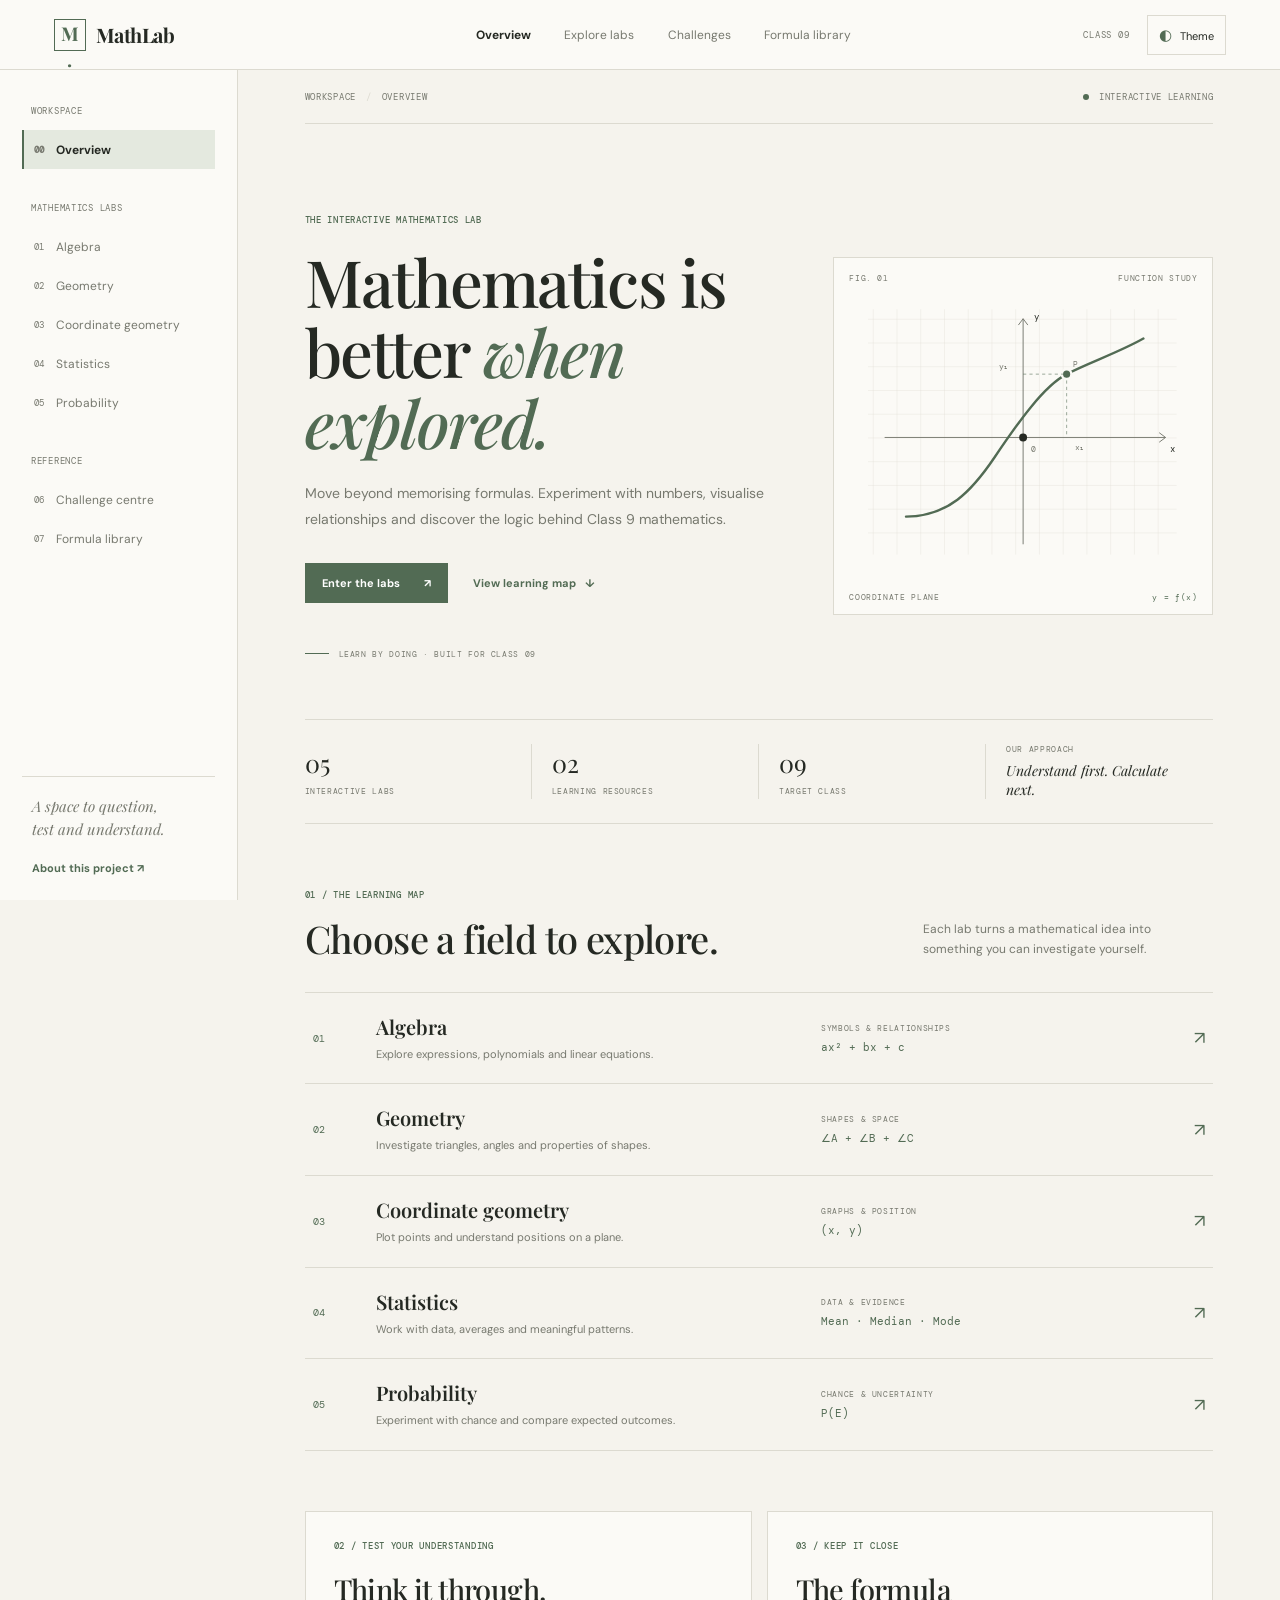
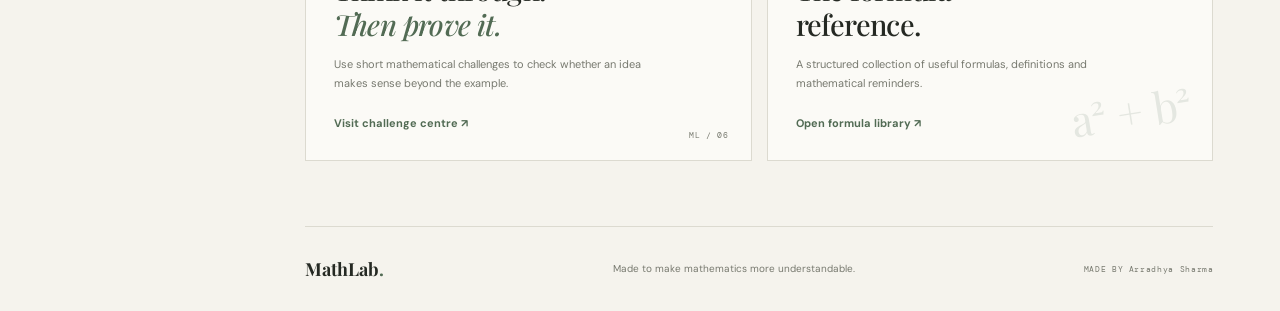
<file: index.html>
<!DOCTYPE html>
<html lang="en">
<head>
  <meta charset="UTF-8">
  <meta name="viewport" content="width=device-width, initial-scale=1.0">
  <meta name="description" content="MathLab is an interactive mathematics workspace for exploring Class 9 mathematics.">
  <title>MathLab</title>

  <link rel="preconnect" href="https://fonts.googleapis.com">
  <link rel="preconnect" href="https://fonts.gstatic.com" crossorigin>
  <link href="https://fonts.googleapis.com/css2?family=DM+Mono:wght@400;500&family=DM+Sans:wght@400;500;600;700&family=Playfair+Display:wght@500;600;700&display=swap" rel="stylesheet">

  <link rel="stylesheet" href="css/main.css">
  <link rel="stylesheet" href="css/components.css">
  <script src="js/navigation.js" defer></script>
</head>

<body>
  <div class="site-shell">

    <header class="topbar">
      <a class="brand" href="index.html" aria-label="MathLab home">
        <span class="brand-mark">M<span>.</span></span>
        <span class="brand-name">MathLab</span>
      </a>

      <nav class="top-links" aria-label="Main navigation">
        <a class="top-link active" href="index.html">Overview</a>
        <a class="top-link" href="pages/algebra.html">Explore labs</a>
        <a class="top-link" href="pages/challenges.html">Challenges</a>
        <a class="top-link" href="pages/formulas.html">Formula library</a>
      </nav>

      <div class="top-actions">
        <span class="edition-label">CLASS 09</span>
        <button class="theme-toggle" id="themeToggle" type="button"
          aria-label="Switch colour theme" title="Switch colour theme">
          <span id="themeIcon">◐</span>
          <span class="theme-text">Theme</span>
        </button>
        <button class="menu-toggle" id="menuToggle" type="button"
          aria-label="Open navigation" aria-expanded="false">Menu</button>
      </div>
    </header>

    <div class="page-layout">

      <aside class="sidebar" id="sidebar">
        <div class="sidebar-heading">WORKSPACE</div>

        <a class="side-link selected" href="index.html">
          <span class="side-index">00</span>
          <span>Overview</span>
        </a>

        <div class="sidebar-heading section-gap">MATHEMATICS LABS</div>

        <a class="side-link" href="pages/algebra.html">
          <span class="side-index">01</span>
          <span>Algebra</span>
        </a>
        <a class="side-link" href="pages/geometry.html">
          <span class="side-index">02</span>
          <span>Geometry</span>
        </a>
        <a class="side-link" href="pages/coordinates.html">
          <span class="side-index">03</span>
          <span>Coordinate geometry</span>
        </a>
        <a class="side-link" href="pages/statistics.html">
          <span class="side-index">04</span>
          <span>Statistics</span>
        </a>
        <a class="side-link" href="pages/probability.html">
          <span class="side-index">05</span>
          <span>Probability</span>
        </a>

        <div class="sidebar-heading section-gap">REFERENCE</div>
        <a class="side-link" href="pages/challenges.html">
          <span class="side-index">06</span>
          <span>Challenge centre</span>
        </a>
        <a class="side-link" href="pages/formulas.html">
          <span class="side-index">07</span>
          <span>Formula library</span>
        </a>

        <div class="sidebar-bottom">
          <div class="sidebar-note">A space to question, test and understand.</div>
          <a class="about-link" href="pages/about.html">About this project ↗</a>
        </div>
      </aside>

      <main class="main-content">

        <div class="breadcrumb">
          <span>WORKSPACE</span>
          <span class="breadcrumb-slash">/</span>
          <span>OVERVIEW</span>
          <span class="breadcrumb-spacer"></span>
          <span class="live-indicator"></span>
          <span>INTERACTIVE LEARNING</span>
        </div>

        <section class="hero">
          <div class="hero-copy">
            <p class="eyebrow">THE INTERACTIVE MATHEMATICS LAB</p>
            <h1>Mathematics is<br>better <em>when explored.</em></h1>
            <p class="hero-description">
              Move beyond memorising formulas. Experiment with numbers,
              visualise relationships and discover the logic behind
              Class 9 mathematics.
            </p>

            <div class="hero-actions">
              <a class="button button-primary" href="pages/algebra.html">
                Enter the labs <span>↗</span>
              </a>
              <a class="text-link" href="#learning-map">View learning map <span>↓</span></a>
            </div>

            <div class="hero-footnote">
              <span class="footnote-rule"></span>
              <span>LEARN BY DOING · BUILT FOR CLASS 09</span>
            </div>
          </div>

          <div class="hero-art" aria-label="A mathematical coordinate diagram">
            <div class="art-topline">
              <span>FIG. 01</span>
              <span>FUNCTION STUDY</span>
            </div>

            <svg class="math-illustration" viewBox="0 0 440 360" role="img"
              aria-label="A plotted curve on a coordinate grid">
              <defs>
                <pattern id="grid" width="30" height="30" patternUnits="userSpaceOnUse">
                  <path d="M 30 0 L 0 0 0 30" class="grid-line" fill="none"/>
                </pattern>
              </defs>

              <rect x="24" y="18" width="390" height="310" fill="url(#grid)"/>
              <line x1="45" y1="180" x2="400" y2="180" class="axis-line"/>
              <line x1="220" y1="30" x2="220" y2="315" class="axis-line"/>
              <path d="M 392 174 L 400 180 L 392 186" class="axis-line"/>
              <path d="M 214 38 L 220 30 L 226 38" class="axis-line"/>

              <path d="M 72 280 C 125 280, 155 248, 184 205 S 246 115, 275 100 S 340 73, 372 55"
                class="curve-line" fill="none"/>

              <circle cx="220" cy="180" r="5" class="origin-dot"/>
              <circle cx="275" cy="100" r="6" class="point-dot"/>
              <line x1="275" y1="100" x2="275" y2="180" class="guide-line"/>
              <line x1="220" y1="100" x2="275" y2="100" class="guide-line"/>

              <text x="405" y="198" class="diagram-label">x</text>
              <text x="234" y="31" class="diagram-label">y</text>
              <text x="230" y="198" class="diagram-small">0</text>
              <text x="283" y="91" class="diagram-small">P</text>
              <text x="285" y="196" class="diagram-small">x₁</text>
              <text x="190" y="94" class="diagram-small">y₁</text>
            </svg>

            <div class="art-caption">
              <span>COORDINATE PLANE</span>
              <span class="caption-equation">y = f(x)</span>
            </div>
          </div>
        </section>

        <section class="numbers-strip" aria-label="MathLab overview">
          <div class="number-item">
            <span class="number-value">05</span>
            <span class="number-label">INTERACTIVE LABS</span>
          </div>
          <div class="number-item">
            <span class="number-value">02</span>
            <span class="number-label">LEARNING RESOURCES</span>
          </div>
          <div class="number-item">
            <span class="number-value">09</span>
            <span class="number-label">TARGET CLASS</span>
          </div>
          <div class="number-item number-note">
            <span class="number-label">OUR APPROACH</span>
            <span class="number-statement">Understand first. Calculate next.</span>
          </div>
        </section>

        <section class="learning-section" id="learning-map">
          <div class="section-heading">
            <div>
              <p class="eyebrow">01 / THE LEARNING MAP</p>
              <h2>Choose a field to explore.</h2>
            </div>
            <p class="section-intro">
              Each lab turns a mathematical idea into something
              you can investigate yourself.
            </p>
          </div>

          <div class="lab-list">

            <a class="lab-row" href="pages/algebra.html">
              <div class="lab-number">01</div>
              <div class="lab-main">
                <h3>Algebra</h3>
                <p>Explore expressions, polynomials and linear equations.</p>
              </div>
              <div class="lab-detail">
                <span class="lab-tag">SYMBOLS &amp; RELATIONSHIPS</span>
                <span class="lab-example">ax² + bx + c</span>
              </div>
              <span class="lab-arrow">↗</span>
            </a>

            <a class="lab-row" href="pages/geometry.html">
              <div class="lab-number">02</div>
              <div class="lab-main">
                <h3>Geometry</h3>
                <p>Investigate triangles, angles and properties of shapes.</p>
              </div>
              <div class="lab-detail">
                <span class="lab-tag">SHAPES &amp; SPACE</span>
                <span class="lab-example">∠A + ∠B + ∠C</span>
              </div>
              <span class="lab-arrow">↗</span>
            </a>

            <a class="lab-row" href="pages/coordinates.html">
              <div class="lab-number">03</div>
              <div class="lab-main">
                <h3>Coordinate geometry</h3>
                <p>Plot points and understand positions on a plane.</p>
              </div>
              <div class="lab-detail">
                <span class="lab-tag">GRAPHS &amp; POSITION</span>
                <span class="lab-example">(x, y)</span>
              </div>
              <span class="lab-arrow">↗</span>
            </a>

            <a class="lab-row" href="pages/statistics.html">
              <div class="lab-number">04</div>
              <div class="lab-main">
                <h3>Statistics</h3>
                <p>Work with data, averages and meaningful patterns.</p>
              </div>
              <div class="lab-detail">
                <span class="lab-tag">DATA &amp; EVIDENCE</span>
                <span class="lab-example">Mean · Median · Mode</span>
              </div>
              <span class="lab-arrow">↗</span>
            </a>

            <a class="lab-row" href="pages/probability.html">
              <div class="lab-number">05</div>
              <div class="lab-main">
                <h3>Probability</h3>
                <p>Experiment with chance and compare expected outcomes.</p>
              </div>
              <div class="lab-detail">
                <span class="lab-tag">CHANCE &amp; UNCERTAINTY</span>
                <span class="lab-example">P(E)</span>
              </div>
              <span class="lab-arrow">↗</span>
            </a>

          </div>
        </section>

        <section class="lower-grid">
          <div class="feature-panel challenge-panel">
            <p class="eyebrow">02 / TEST YOUR UNDERSTANDING</p>
            <h2>Think it through.<br><em>Then prove it.</em></h2>
            <p>
              Use short mathematical challenges to check whether
              an idea makes sense beyond the example.
            </p>
            <a class="text-link" href="pages/challenges.html">Visit challenge centre ↗</a>
            <div class="panel-index">ML / 06</div>
          </div>

          <div class="feature-panel formula-panel">
            <p class="eyebrow">03 / KEEP IT CLOSE</p>
            <h2>The formula<br>reference.</h2>
            <p>
              A structured collection of useful formulas,
              definitions and mathematical reminders.
            </p>
            <a class="text-link" href="pages/formulas.html">Open formula library ↗</a>
            <div class="formula-decoration">a² + b²</div>
          </div>
        </section>

        <footer class="site-footer">
          <div class="footer-brand">MathLab<span>.</span></div>
          <p>Made to make mathematics more understandable.</p>
          <span class="footer-code">MADE BY Arradhya Sharma</span>
        </footer>

      </main>
    </div>
  </div>
</body>
</html>
</file>
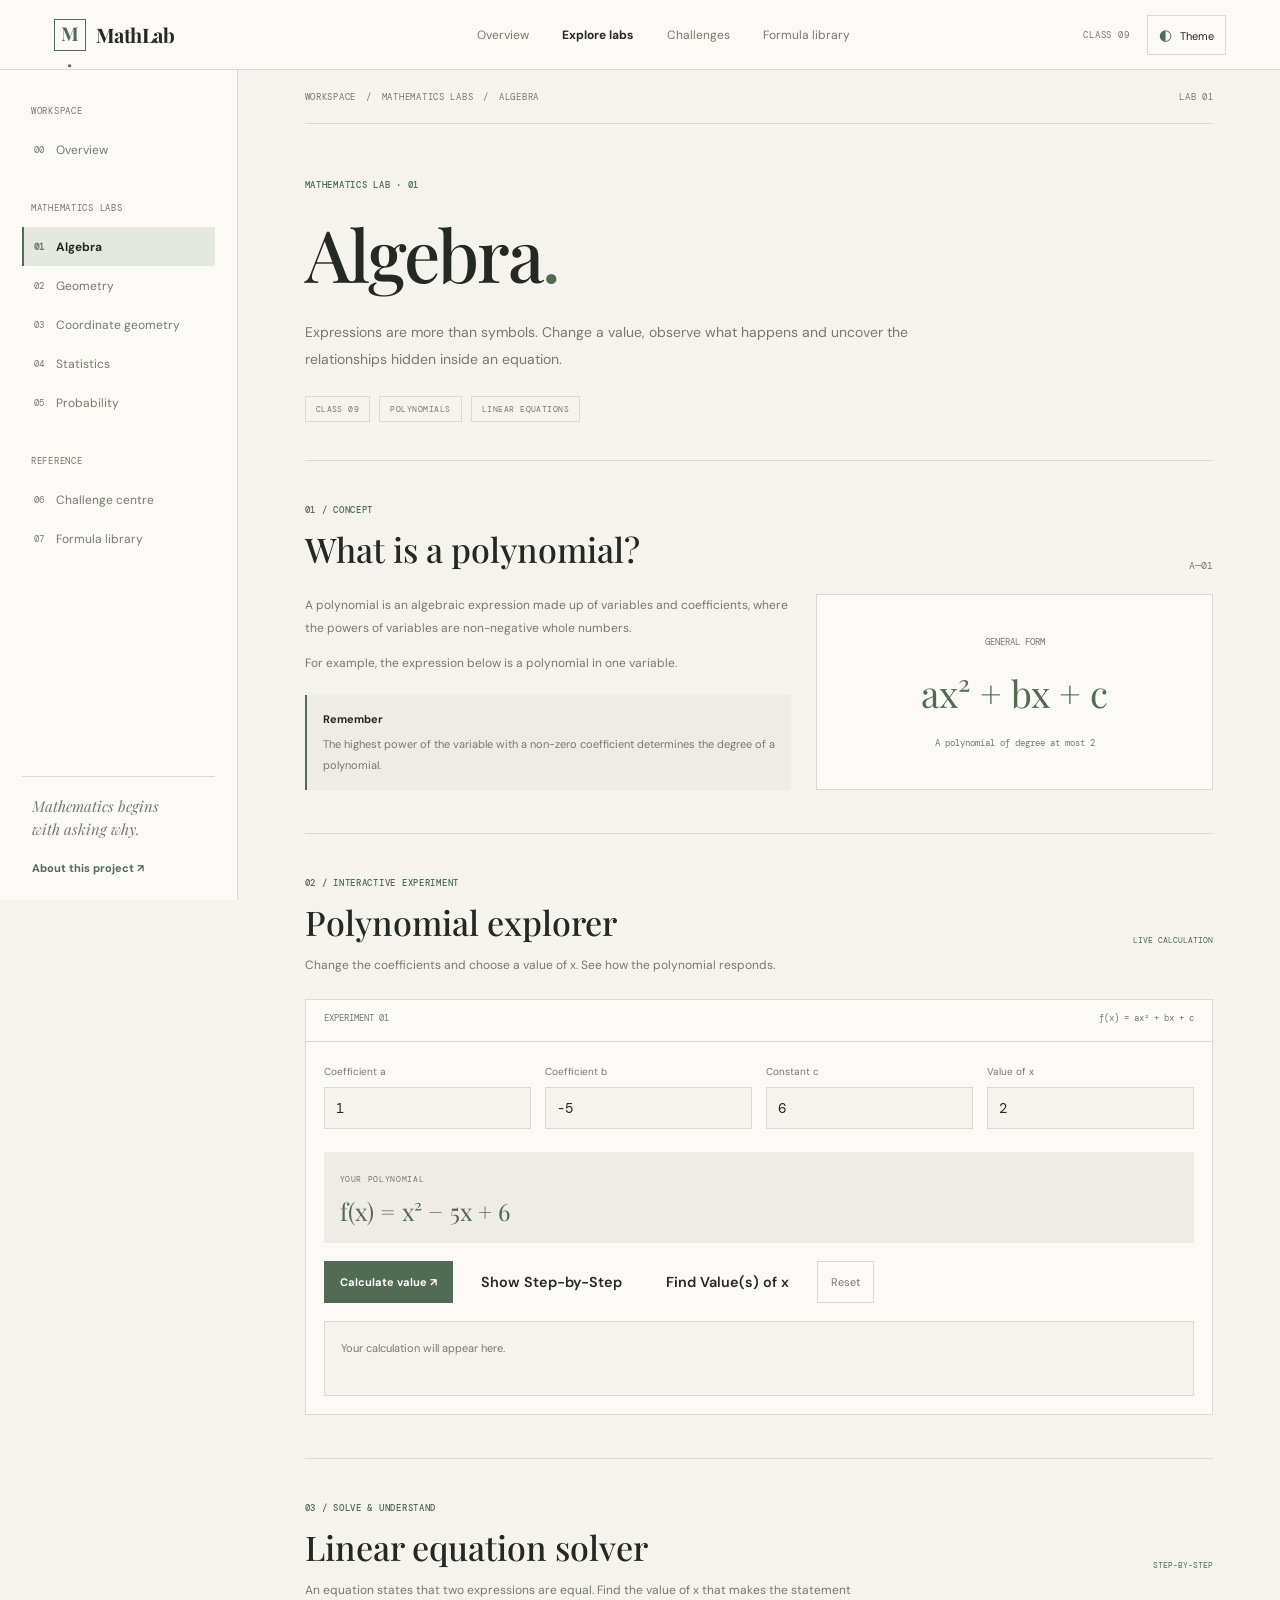
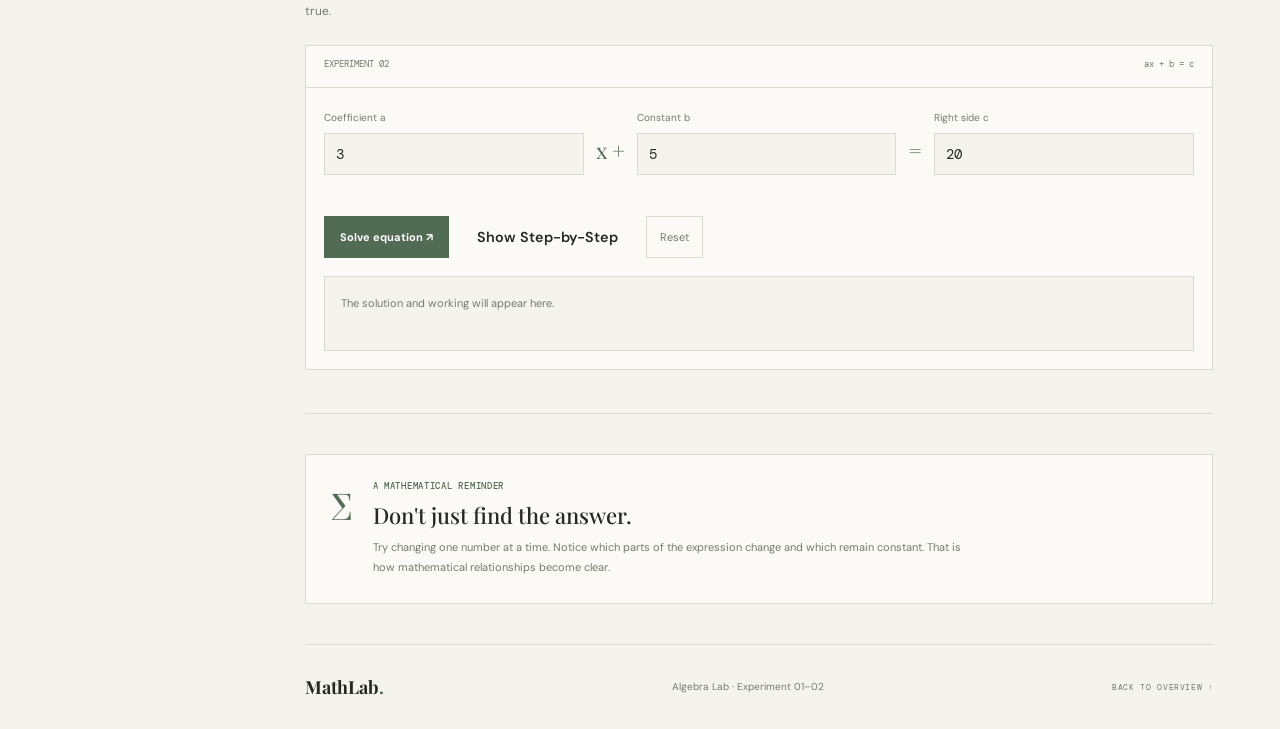
<file: algebra.html>
<!DOCTYPE html>
<html lang="en">
<head>
  <meta charset="UTF-8">
  <meta name="viewport" content="width=device-width, initial-scale=1.0">
  <meta name="description" content="Explore polynomials and linear equations in the MathLab Algebra Lab.">
  <title>Algebra Lab — MathLab</title>

  <link rel="preconnect" href="https://fonts.googleapis.com">
  <link rel="preconnect" href="https://fonts.gstatic.com" crossorigin>
  <link href="https://fonts.googleapis.com/css2?family=DM+Mono:wght@400;500&family=DM+Sans:wght@400;500;600;700&family=Playfair+Display:wght@500;600;700&display=swap" rel="stylesheet">

  <link rel="stylesheet" href="../css/main.css">
  <link rel="stylesheet" href="../css/components.css">
  <link rel="stylesheet" href="../css/labs.css">

  <script src="../js/navigation.js" defer></script>
  <script src="../js/algebra.js" defer></script>
</head>

<body>
  <div class="site-shell">

    <header class="topbar">
      <a class="brand" href="../index.html">
        <span class="brand-mark">M<span>.</span></span>
        <span class="brand-name">MathLab</span>
      </a>

      <nav class="top-links" aria-label="Main navigation">
        <a class="top-link" href="../index.html">Overview</a>
        <a class="top-link active" href="algebra.html">Explore labs</a>
        <a class="top-link" href="challenges.html">Challenges</a>
        <a class="top-link" href="formulas.html">Formula library</a>
      </nav>

      <div class="top-actions">
        <span class="edition-label">CLASS 09 </span>
        <button class="theme-toggle" id="themeToggle" type="button"
          aria-label="Switch colour theme">
          <span id="themeIcon">◐</span>
          <span class="theme-text">Theme</span>
        </button>
        <button class="menu-toggle" id="menuToggle" type="button"
          aria-label="Open navigation" aria-expanded="false">Menu</button>
      </div>
    </header>

    <div class="page-layout">

      <aside class="sidebar" id="sidebar">
        <div class="sidebar-heading">WORKSPACE</div>

        <a class="side-link" href="../index.html">
          <span class="side-index">00</span>
          <span>Overview</span>
        </a>

        <div class="sidebar-heading section-gap">MATHEMATICS LABS</div>

        <a class="side-link selected" href="algebra.html">
          <span class="side-index">01</span>
          <span>Algebra</span>
        </a>
        <a class="side-link" href="geometry.html">
          <span class="side-index">02</span>
          <span>Geometry</span>
        </a>
        <a class="side-link" href="coordinates.html">
          <span class="side-index">03</span>
          <span>Coordinate geometry</span>
        </a>
        <a class="side-link" href="statistics.html">
          <span class="side-index">04</span>
          <span>Statistics</span>
        </a>
        <a class="side-link" href="probability.html">
          <span class="side-index">05</span>
          <span>Probability</span>
        </a>

        <div class="sidebar-heading section-gap">REFERENCE</div>

        <a class="side-link" href="challenges.html">
          <span class="side-index">06</span>
          <span>Challenge centre</span>
        </a>
        <a class="side-link" href="formulas.html">
          <span class="side-index">07</span>
          <span>Formula library</span>
        </a>

        <div class="sidebar-bottom">
          <div class="sidebar-note">
            Mathematics begins with asking why.
          </div>
          <a class="about-link" href="about.html">About this project ↗</a>
        </div>
      </aside>

      <main class="main-content">

        <div class="breadcrumb">
          <a href="../index.html">WORKSPACE</a>
          <span>/</span>
          <span>MATHEMATICS LABS</span>
          <span>/</span>
          <span>ALGEBRA</span>
          <span class="breadcrumb-spacer"></span>
          <span>LAB 01</span>
        </div>

        <section class="lab-intro">
          <p class="eyebrow">MATHEMATICS LAB · 01</p>

          <h1>Algebra<span class="heading-period">.</span></h1>

          <p class="lab-lead">
            Expressions are more than symbols. Change a value,
            observe what happens and uncover the relationships
            hidden inside an equation.
          </p>

          <div class="topic-meta">
            <span>CLASS 09</span>
            <span>POLYNOMIALS</span>
            <span>LINEAR EQUATIONS</span>
          </div>
        </section>

        <section class="concept-section">
          <div class="concept-heading">
            <div>
              <p class="eyebrow">01 / CONCEPT</p>
              <h2>What is a polynomial?</h2>
            </div>
            <span class="concept-number">A—01</span>
          </div>

          <div class="concept-layout">
            <div class="concept-text">
              <p>
                A polynomial is an algebraic expression made up of
                variables and coefficients, where the powers of
                variables are non-negative whole numbers.
              </p>

              <p>
                For example, the expression below is a polynomial
                in one variable.
              </p>

              <div class="definition-note">
                <strong>Remember</strong>
                The highest power of the variable with a non-zero
                coefficient determines the degree of a polynomial.
              </div>
            </div>

            <div class="equation-display">
              <span class="equation-label">GENERAL FORM</span>
              <div class="big-equation">ax² + bx + c</div>
              <span class="equation-caption">
                A polynomial of degree at most 2
              </span>
            </div>
          </div>
        </section>

        <section class="tool-section">
          <div class="tool-heading">
            <div>
              <p class="eyebrow">02 / INTERACTIVE EXPERIMENT</p>
              <h2>Polynomial explorer</h2>
            </div>
            <span class="tool-status">LIVE CALCULATION</span>
          </div>

          <p class="tool-description">
            Change the coefficients and choose a value of x.
            See how the polynomial responds.
          </p>

          <div class="calculator-card">

            <div class="calculator-top">
              <span>EXPERIMENT 01</span>
              <span>f(x) = ax² + bx + c</span>
            </div>

            <div class="input-grid">
              <div class="field">
                <label for="coefficientA">Coefficient a</label>
                <input id="coefficientA" type="number" value="1" step="any">
              </div>

              <div class="field">
                <label for="coefficientB">Coefficient b</label>
                <input id="coefficientB" type="number" value="-5" step="any">
              </div>

              <div class="field">
                <label for="coefficientC">Constant c</label>
                <input id="coefficientC" type="number" value="6" step="any">
              </div>

              <div class="field">
                <label for="inputX">Value of x</label>
                <input id="inputX" type="number" value="2" step="any">
              </div>
            </div>

            <div class="equation-preview">
              <span class="preview-label">YOUR POLYNOMIAL</span>
              <div id="polynomialPreview" class="preview-equation">
                f(x) = x² − 5x + 6
              </div>
            </div>

            <div class="calculator-actions">
              <button class="action-button" id="calculatePolynomial">
                Calculate value ↗
              </button>
              <button class="reset-button" id="resetPolynomial">
                Reset
              </button>
            </div>

            <div class="result-area" id="polynomialResult"
              aria-live="polite">
              <span class="result-placeholder">
                Your calculation will appear here.
              </span>
            </div>

          </div>
        </section>

        <section class="tool-section">
          <div class="tool-heading">
            <div>
              <p class="eyebrow">03 / SOLVE & UNDERSTAND</p>
              <h2>Linear equation solver</h2>
            </div>
            <span class="tool-status">STEP-BY-STEP</span>
          </div>

          <p class="tool-description">
            An equation states that two expressions are equal.
            Find the value of x that makes the statement true.
          </p>

          <div class="calculator-card">

            <div class="calculator-top">
              <span>EXPERIMENT 02</span>
              <span>ax + b = c</span>
            </div>

            <div class="equation-input-layout">
              <div class="field">
                <label for="equationA">Coefficient a</label>
                <input id="equationA" type="number" value="3" step="any">
              </div>

              <div class="equation-symbol">x +</div>

              <div class="field">
                <label for="equationB">Constant b</label>
                <input id="equationB" type="number" value="5" step="any">
              </div>

              <div class="equation-symbol">=</div>

              <div class="field">
                <label for="equationC">Right side c</label>
                <input id="equationC" type="number" value="20" step="any">
              </div>
            </div>

            <div class="calculator-actions">
              <button class="action-button" id="solveEquation">
                Solve equation ↗
              </button>
              <button class="reset-button" id="resetEquation">
                Reset
              </button>
            </div>

            <div class="result-area" id="equationResult"
              aria-live="polite">
              <span class="result-placeholder">
                The solution and working will appear here.
              </span>
            </div>

          </div>
        </section>

        <section class="learning-note">
          <div class="note-symbol">∑</div>
          <div>
            <p class="eyebrow">A MATHEMATICAL REMINDER</p>
            <h3>Don't just find the answer.</h3>
            <p>
              Try changing one number at a time. Notice which parts
              of the expression change and which remain constant.
              That is how mathematical relationships become clear.
            </p>
          </div>
        </section>

        <footer class="site-footer">
          <div class="footer-brand">MathLab<span>.</span></div>
          <p>Algebra Lab · Experiment 01–02</p>
          <a class="footer-code" href="../index.html">BACK TO OVERVIEW ↑</a>
        </footer>

      </main>
    </div>
  </div>
</body>
          </html>
</file>
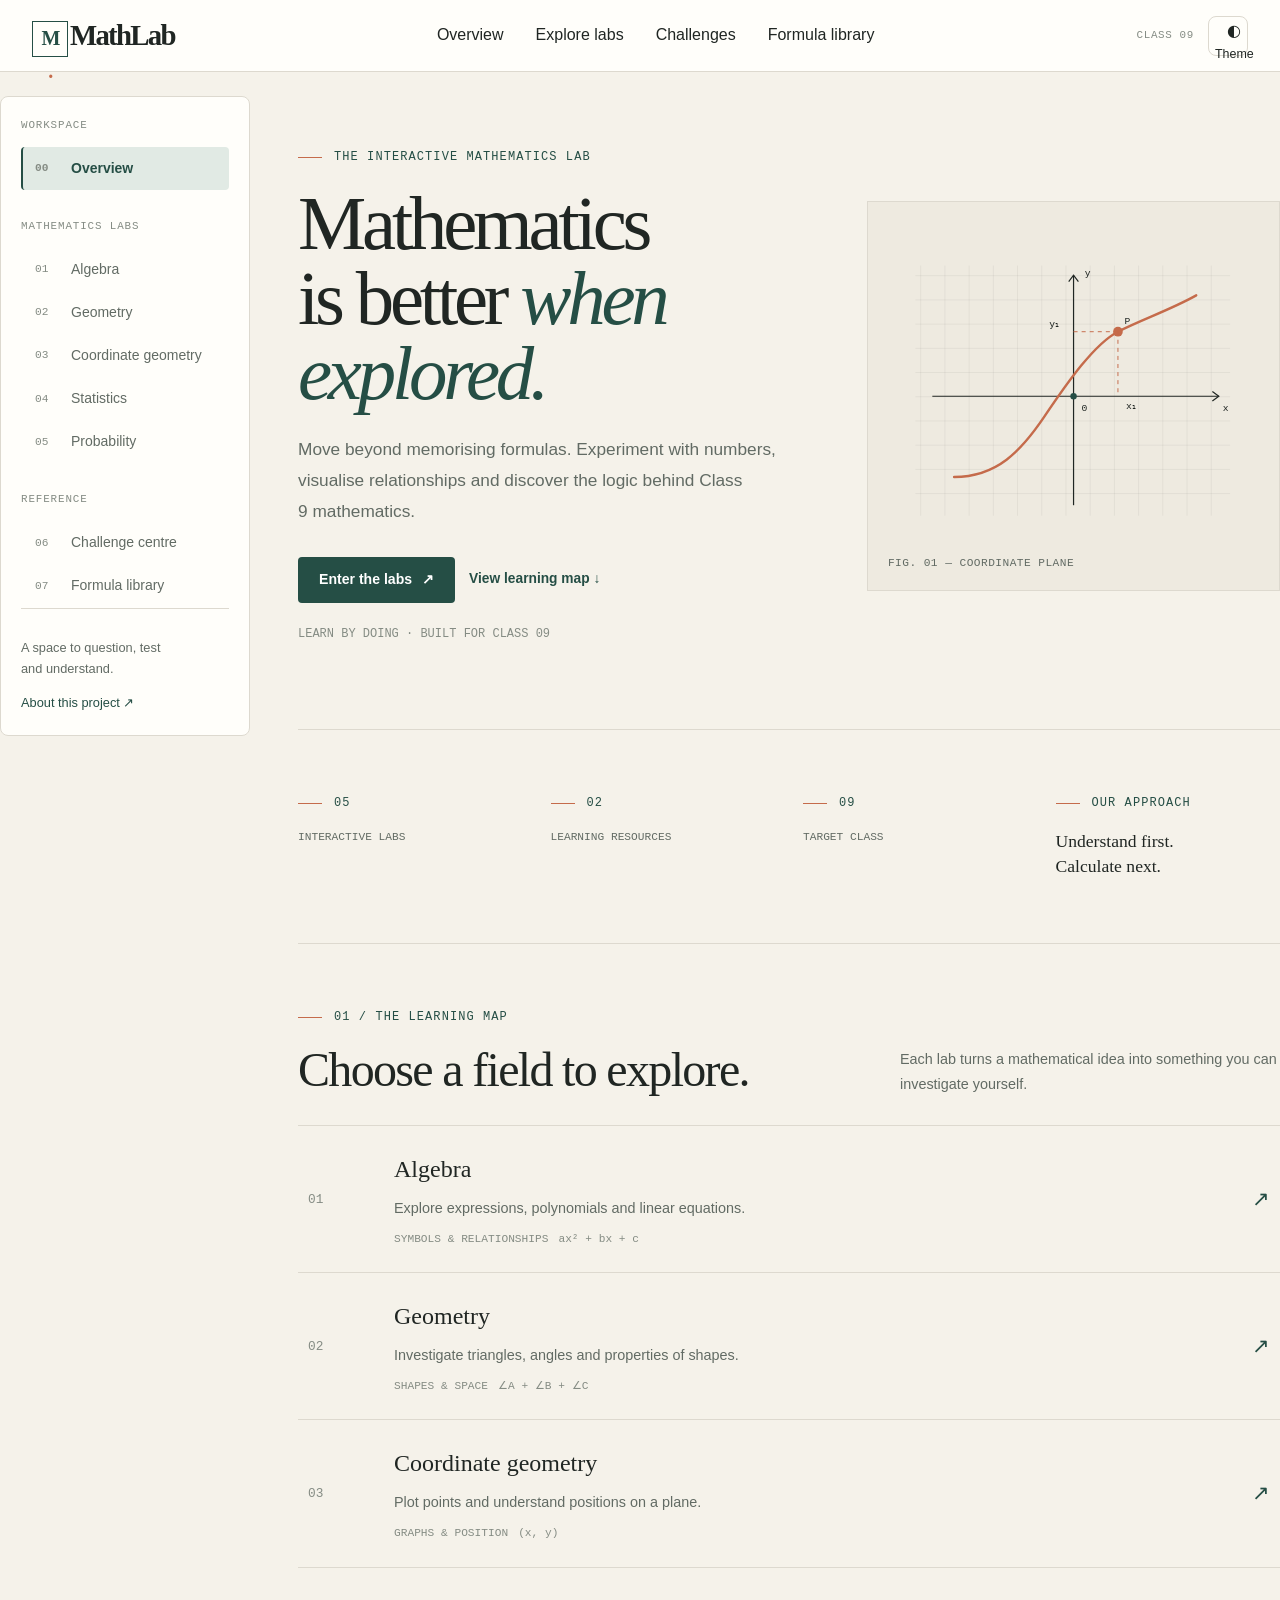
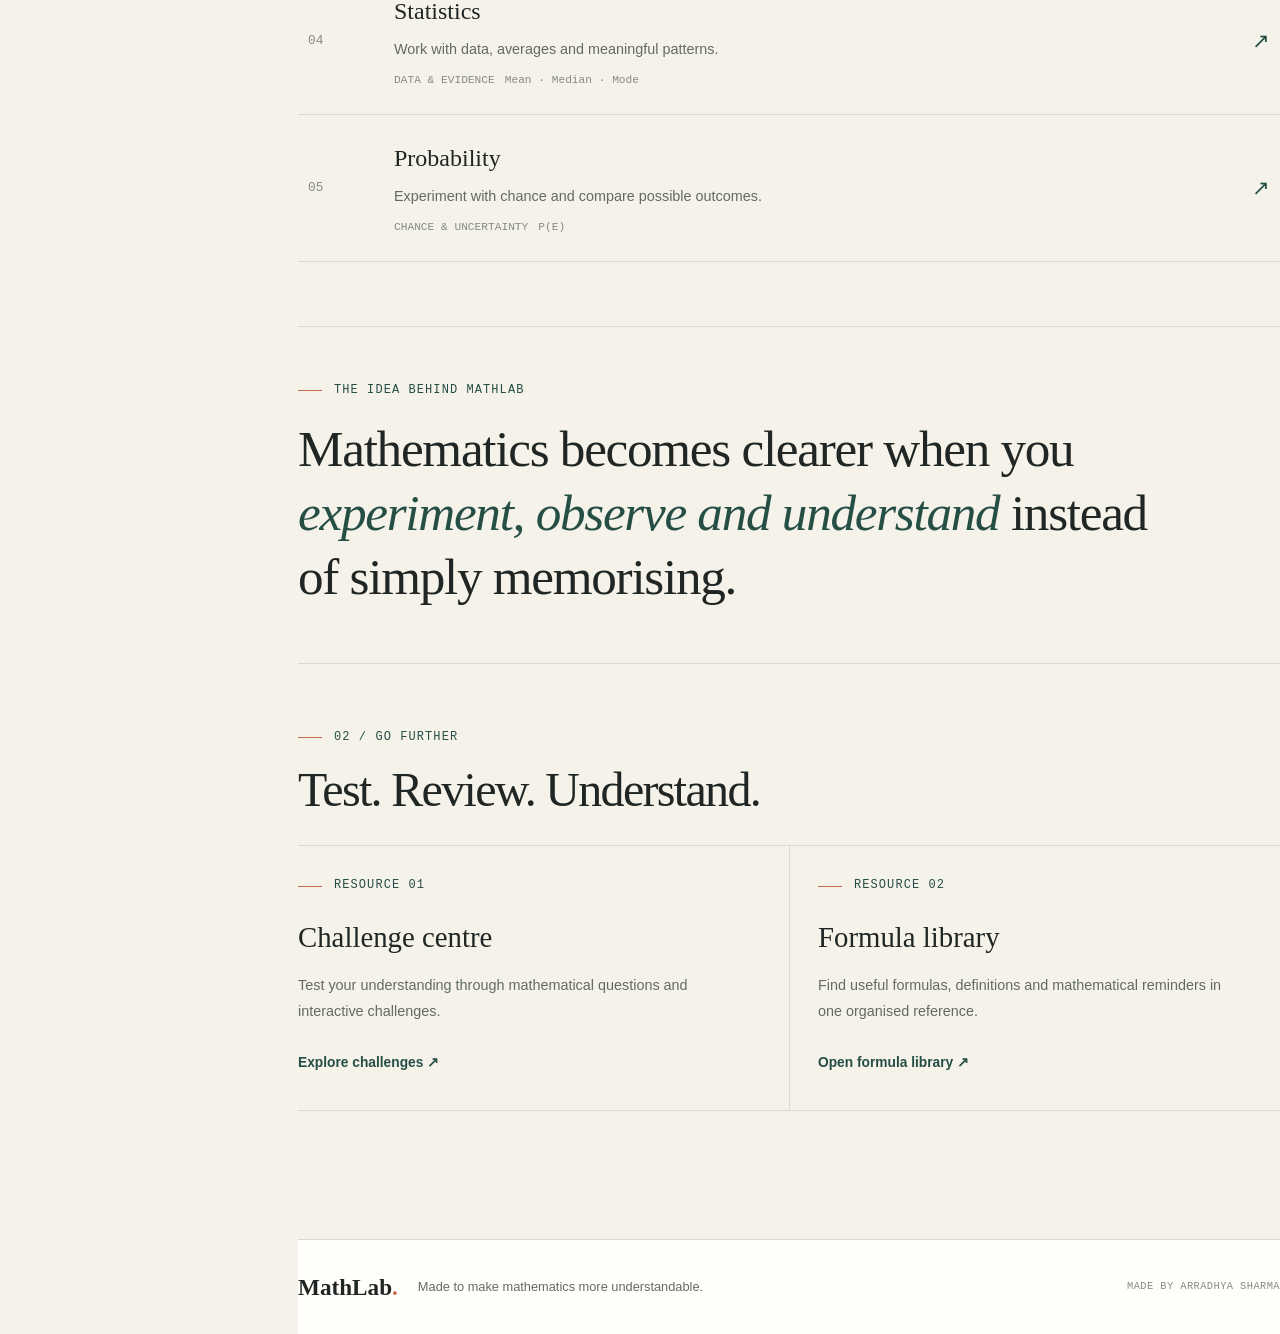
<file: indexdn.html>
<!DOCTYPE html>
<html lang="en">
<head>
  <meta charset="UTF-8">
  <meta name="viewport" content="width=device-width, initial-scale=1.0">

  <meta name="description"
    content="MathLab is an interactive mathematics workspace for exploring Class 9 mathematics through experiments, visualisations and challenges.">

  <meta name="theme-color" content="#F5F2EA">

  <title>MathLab — Mathematics, Explored</title>

  <!-- Typography -->
  <link rel="preconnect" href="https://fonts.googleapis.com">
  <link rel="preconnect" href="https://fonts.gstatic.com" crossorigin>
  <link href="https://fonts.googleapis.com/css2?family=DM+Mono:wght@400;500&family=DM+Sans:wght@400;500;600;700&family=Playfair+Display:ital,wght@0,400;0,500;0,600;1,400;1,500&display=swap" rel="stylesheet">

  <!-- New MathLab design system -->
  <link rel="stylesheet" href="css/reset.css">
  <link rel="stylesheet" href="css/tokens.css">
  <link rel="stylesheet" href="css/layout.css">
  <link rel="stylesheet" href="css/components.css">
  <link rel="stylesheet" href="css/pages.css">
  <link rel="stylesheet" href="css/labs.css">

  <!-- Navigation and theme -->
  <script src="js/navigation.js" defer></script>
</head>

<body>
  <div class="ml-site">

    <!-- ================= HEADER ================= -->

    <header class="ml-header">
      <div class="ml-header-inner">

        <a class="ml-brand" href="index.html" aria-label="MathLab home">
          <span class="ml-brand-mark">M<span>.</span></span>
          <span>MathLab</span>
        </a>

        <nav class="ml-header-nav" aria-label="Main navigation">
          <a href="index.html" aria-current="page">Overview</a>
          <a href="pages/algebra.html">Explore labs</a>
          <a href="pages/challenges.html">Challenges</a>
          <a href="pages/formulas.html">Formula library</a>
        </nav>

        <div class="ml-header-controls">
          <span class="ml-edition">CLASS 09</span>

          <button
            class="ml-icon-button"
            id="themeToggle"
            type="button"
            aria-label="Switch colour theme"
            title="Switch colour theme"
          >
            <span id="themeIcon" aria-hidden="true">◐</span>
            <span class="ml-theme-label">Theme</span>
          </button>

          <button
            class="ml-menu-button"
            id="menuToggle"
            type="button"
            aria-label="Open navigation"
            aria-expanded="false"
            aria-controls="sidebar"
          >
            Menu
          </button>
        </div>

      </div>
    </header>

    <!-- ================= PAGE LAYOUT ================= -->

    <div class="ml-page-grid">

      <!-- SIDEBAR -->

      <aside class="ml-sidebar" id="sidebar">

        <p class="ml-sidebar-heading">WORKSPACE</p>

        <a class="ml-sidebar-link is-active"
          href="index.html"
          aria-current="page">
          <span class="ml-sidebar-number">00</span>
          <span>Overview</span>
        </a>

        <p class="ml-sidebar-heading">MATHEMATICS LABS</p>

        <a class="ml-sidebar-link" href="pages/algebra.html">
          <span class="ml-sidebar-number">01</span>
          <span>Algebra</span>
        </a>

        <a class="ml-sidebar-link" href="pages/geometry.html">
          <span class="ml-sidebar-number">02</span>
          <span>Geometry</span>
        </a>

        <a class="ml-sidebar-link" href="pages/coordinates.html">
          <span class="ml-sidebar-number">03</span>
          <span>Coordinate geometry</span>
        </a>

        <a class="ml-sidebar-link" href="pages/statistics.html">
          <span class="ml-sidebar-number">04</span>
          <span>Statistics</span>
        </a>

        <a class="ml-sidebar-link" href="pages/probability.html">
          <span class="ml-sidebar-number">05</span>
          <span>Probability</span>
        </a>

        <p class="ml-sidebar-heading">REFERENCE</p>

        <a class="ml-sidebar-link" href="pages/challenges.html">
          <span class="ml-sidebar-number">06</span>
          <span>Challenge centre</span>
        </a>

        <a class="ml-sidebar-link" href="pages/formulas.html">
          <span class="ml-sidebar-number">07</span>
          <span>Formula library</span>
        </a>

        <div class="ml-sidebar-bottom">
          <p>A space to question, test and understand.</p>
          <a href="pages/about.html">About this project ↗</a>
        </div>

      </aside>

      <!-- MAIN CONTENT -->

      <main class="ml-main">

        <!-- HERO -->

        <section class="ml-hero">

          <div class="ml-hero-copy">

            <p class="ml-eyebrow">
              THE INTERACTIVE MATHEMATICS LAB
            </p>

            <h1 class="ml-hero-title">
              Mathematics is better
              <em>when explored.</em>
            </h1>

            <p class="ml-hero-description">
              Move beyond memorising formulas. Experiment with
              numbers, visualise relationships and discover the
              logic behind Class 9 mathematics.
            </p>

            <div class="ml-hero-actions">
              <a class="ml-button ml-button-primary"
                href="pages/algebra.html">
                Enter the labs <span aria-hidden="true">↗</span>
              </a>

              <a class="ml-text-link" href="#learning-map">
                View learning map ↓
              </a>
            </div>

            <p class="ml-hero-note">
              LEARN BY DOING · BUILT FOR CLASS 09
            </p>

          </div>

          <!-- SCIENTIFIC ILLUSTRATION -->

          <div class="ml-hero-visual">

            <div class="ml-hero-art">

              <svg
                viewBox="0 0 440 360"
                role="img"
                aria-label="A mathematical curve plotted on a coordinate grid"
              >

                <defs>
                  <pattern
                    id="ml-grid"
                    width="30"
                    height="30"
                    patternUnits="userSpaceOnUse"
                  >
                    <path
                      d="M 30 0 L 0 0 0 30"
                      fill="none"
                      stroke="currentColor"
                      stroke-opacity="0.14"
                      stroke-width="1"
                    />
                  </pattern>
                </defs>

                <rect
                  x="24"
                  y="18"
                  width="390"
                  height="310"
                  fill="url(#ml-grid)"
                />

                <!-- Axes -->
                <line
                  x1="45" y1="180"
                  x2="400" y2="180"
                  stroke="currentColor"
                  stroke-width="1.5"
                />

                <line
                  x1="220" y1="30"
                  x2="220" y2="315"
                  stroke="currentColor"
                  stroke-width="1.5"
                />

                <path
                  d="M392 174 L400 180 L392 186"
                  fill="none"
                  stroke="currentColor"
                  stroke-width="1.5"
                />

                <path
                  d="M214 38 L220 30 L226 38"
                  fill="none"
                  stroke="currentColor"
                  stroke-width="1.5"
                />

                <!-- Curve -->
                <path
                  d="M72 280 C125 280 155 248 184 205 S246 115 275 100 S340 73 372 55"
                  fill="none"
                  stroke="#C56B4B"
                  stroke-width="3"
                  stroke-linecap="round"
                />

                <!-- Points and guides -->
                <circle
                  cx="220" cy="180" r="4"
                  fill="#254E45"
                />

                <circle
                  cx="275" cy="100" r="6"
                  fill="#C56B4B"
                />

                <line
                  x1="275" y1="100"
                  x2="275" y2="180"
                  stroke="#C56B4B"
                  stroke-width="1.2"
                  stroke-dasharray="5 5"
                />

                <line
                  x1="220" y1="100"
                  x2="275" y2="100"
                  stroke="#C56B4B"
                  stroke-width="1.2"
                  stroke-dasharray="5 5"
                />

                <!-- Labels -->
                <g
                  fill="currentColor"
                  font-family="monospace"
                  font-size="12"
                >
                  <text x="405" y="198">x</text>
                  <text x="234" y="31">y</text>
                  <text x="230" y="198">0</text>
                  <text x="283" y="91">P</text>
                  <text x="285" y="196">x₁</text>
                  <text x="190" y="94">y₁</text>
                </g>

              </svg>

            </div>

            <div class="ml-visual-caption">
              FIG. 01 — COORDINATE PLANE
            </div>

          </div>

        </section>

        <!-- OVERVIEW STRIP -->

        <section class="ml-section">

          <div class="ml-grid ml-overview-grid">

            <div>
              <p class="ml-eyebrow">05</p>
              <p class="ml-overview-label">INTERACTIVE LABS</p>
            </div>

            <div>
              <p class="ml-eyebrow">02</p>
              <p class="ml-overview-label">LEARNING RESOURCES</p>
            </div>

            <div>
              <p class="ml-eyebrow">09</p>
              <p class="ml-overview-label">TARGET CLASS</p>
            </div>

            <div>
              <p class="ml-eyebrow">OUR APPROACH</p>
              <p class="ml-overview-statement">
                Understand first. Calculate next.
              </p>
            </div>

          </div>

        </section>

        <!-- LEARNING MAP -->

        <section class="ml-section" id="learning-map">

          <div class="ml-section-heading">

            <div>
              <p class="ml-eyebrow">01 / THE LEARNING MAP</p>
              <h2 class="ml-section-title">
                Choose a field to explore.
              </h2>
            </div>

            <p class="ml-section-description">
              Each lab turns a mathematical idea into something
              you can investigate yourself.
            </p>

          </div>

          <div class="ml-subject-list">

            <a class="ml-subject-item" href="pages/algebra.html">

              <span class="ml-subject-number">01</span>

              <div class="ml-subject-content">
                <h3 class="ml-subject-title">Algebra</h3>
                <p class="ml-subject-description">
                  Explore expressions, polynomials and linear equations.
                </p>
                <div class="ml-subject-meta">
                  <span>SYMBOLS &amp; RELATIONSHIPS</span>
                  <span>ax² + bx + c</span>
                </div>
              </div>

              <span class="ml-subject-arrow" aria-hidden="true">↗</span>

            </a>

            <a class="ml-subject-item" href="pages/geometry.html">

              <span class="ml-subject-number">02</span>

              <div class="ml-subject-content">
                <h3 class="ml-subject-title">Geometry</h3>
                <p class="ml-subject-description">
                  Investigate triangles, angles and properties of shapes.
                </p>
                <div class="ml-subject-meta">
                  <span>SHAPES &amp; SPACE</span>
                  <span>∠A + ∠B + ∠C</span>
                </div>
              </div>

              <span class="ml-subject-arrow" aria-hidden="true">↗</span>

            </a>

            <a class="ml-subject-item" href="pages/coordinates.html">

              <span class="ml-subject-number">03</span>

              <div class="ml-subject-content">
                <h3 class="ml-subject-title">Coordinate geometry</h3>
                <p class="ml-subject-description">
                  Plot points and understand positions on a plane.
                </p>
                <div class="ml-subject-meta">
                  <span>GRAPHS &amp; POSITION</span>
                  <span>(x, y)</span>
                </div>
              </div>

              <span class="ml-subject-arrow" aria-hidden="true">↗</span>

            </a>

            <a class="ml-subject-item" href="pages/statistics.html">

              <span class="ml-subject-number">04</span>

              <div class="ml-subject-content">
                <h3 class="ml-subject-title">Statistics</h3>
                <p class="ml-subject-description">
                  Work with data, averages and meaningful patterns.
                </p>
                <div class="ml-subject-meta">
                  <span>DATA &amp; EVIDENCE</span>
                  <span>Mean · Median · Mode</span>
                </div>
              </div>

              <span class="ml-subject-arrow" aria-hidden="true">↗</span>

            </a>

            <a class="ml-subject-item" href="pages/probability.html">

              <span class="ml-subject-number">05</span>

              <div class="ml-subject-content">
                <h3 class="ml-subject-title">Probability</h3>
                <p class="ml-subject-description">
                  Experiment with chance and compare possible outcomes.
                </p>
                <div class="ml-subject-meta">
                  <span>CHANCE &amp; UNCERTAINTY</span>
                  <span>P(E)</span>
                </div>
              </div>

              <span class="ml-subject-arrow" aria-hidden="true">↗</span>

            </a>

          </div>

        </section>

        <!-- EDITORIAL STATEMENT -->

        <section class="ml-statement">
          <p class="ml-eyebrow">THE IDEA BEHIND MATHLAB</p>

          <p class="ml-statement-text">
            Mathematics becomes clearer when you
            <em>experiment, observe and understand</em>
            instead of simply memorising.
          </p>
        </section>

        <!-- LEARNING RESOURCES -->

        <section class="ml-section">

          <div class="ml-section-heading">
            <div>
              <p class="ml-eyebrow">02 / GO FURTHER</p>
              <h2 class="ml-section-title">
                Test. Review. Understand.
              </h2>
            </div>
          </div>

          <div class="ml-resource-grid">

            <article class="ml-resource-item">

              <p class="ml-eyebrow">RESOURCE 01</p>

              <h3 class="ml-resource-title">
                Challenge centre
              </h3>

              <p class="ml-resource-description">
                Test your understanding through mathematical
                questions and interactive challenges.
              </p>

              <a class="ml-text-link"
                href="pages/challenges.html">
                Explore challenges ↗
              </a>

            </article>

            <article class="ml-resource-item">

              <p class="ml-eyebrow">RESOURCE 02</p>

              <h3 class="ml-resource-title">
                Formula library
              </h3>

              <p class="ml-resource-description">
                Find useful formulas, definitions and mathematical
                reminders in one organised reference.
              </p>

              <a class="ml-text-link"
                href="pages/formulas.html">
                Open formula library ↗
              </a>

            </article>

          </div>

        </section>

        <!-- FOOTER -->

        <footer class="ml-footer">

          <div class="ml-footer-brand">
            MathLab<span>.</span>
          </div>

          <p>
            Made to make mathematics more understandable.
          </p>

          <div class="ml-footer-credit">
            MADE BY ARRADHYA SHARMA
          </div>

        </footer>

      </main>

    </div>
  </div>
</body>
</html>
</file>
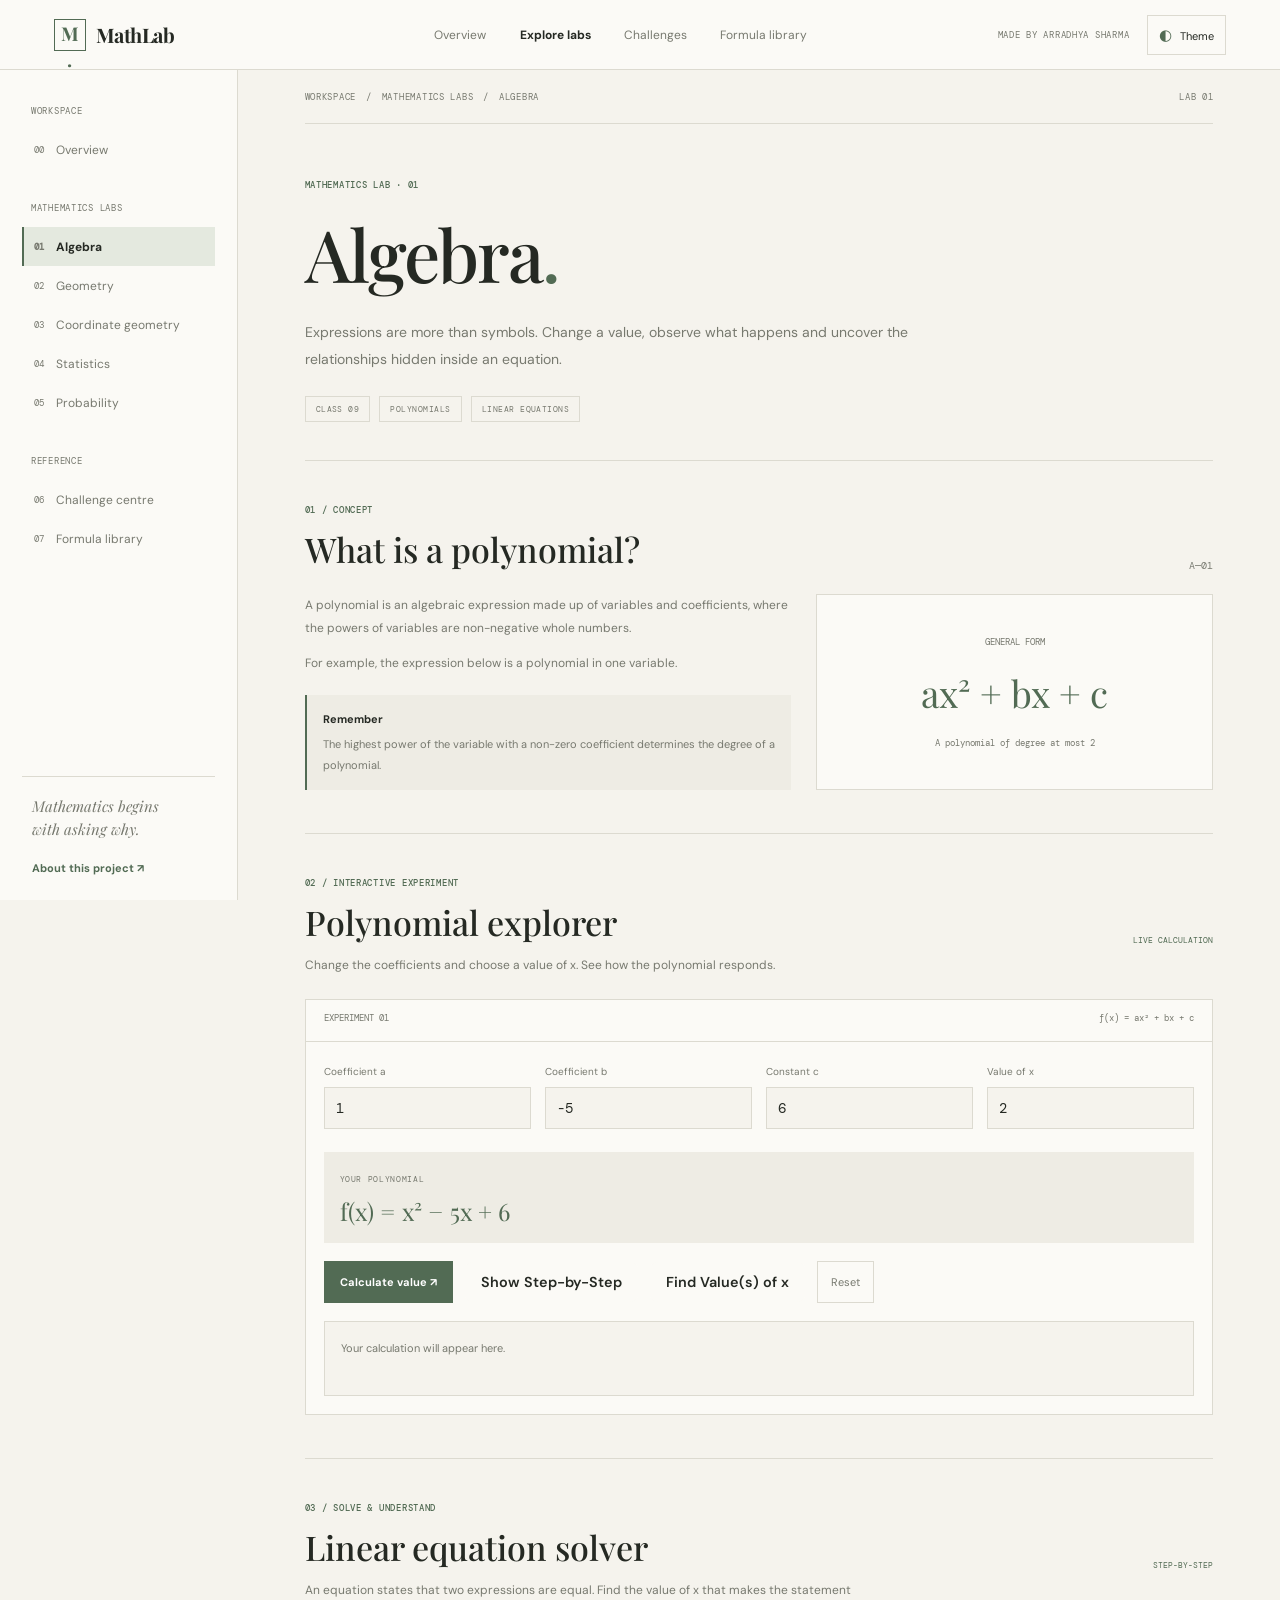
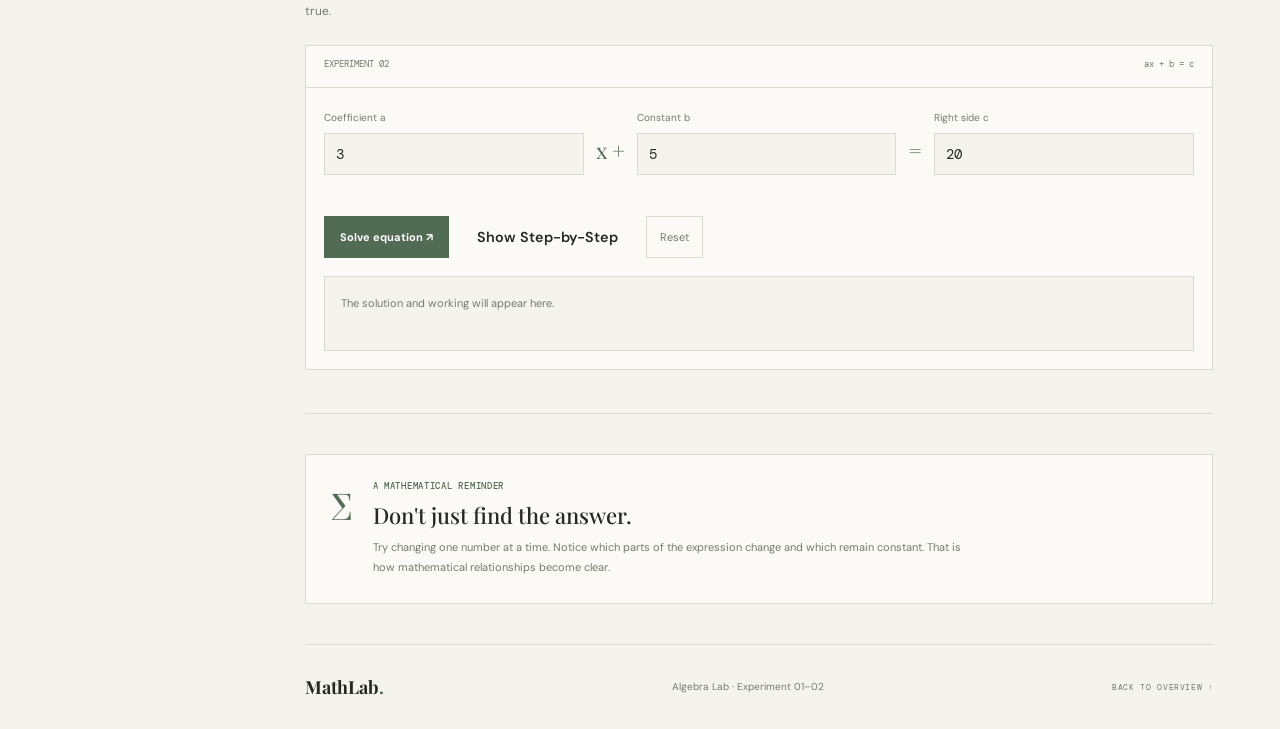
<file: pages/algebra.html>
<!DOCTYPE html>
<html lang="en">
<head>
  <meta charset="UTF-8">
  <meta name="viewport" content="width=device-width, initial-scale=1.0">
  <meta name="description" content="Explore polynomials and linear equations in the MathLab Algebra Lab.">
  <title>Algebra Lab — MathLab</title>

  <link rel="preconnect" href="https://fonts.googleapis.com">
  <link rel="preconnect" href="https://fonts.gstatic.com" crossorigin>
  <link href="https://fonts.googleapis.com/css2?family=DM+Mono:wght@400;500&family=DM+Sans:wght@400;500;600;700&family=Playfair+Display:wght@500;600;700&display=swap" rel="stylesheet">

  <link rel="stylesheet" href="../css/main.css">
  <link rel="stylesheet" href="../css/components.css">
  <link rel="stylesheet" href="../css/labs.css">

  <script src="../js/navigation.js" defer></script>
  <script src="../js/algebra.js" defer></script>
</head>

<body>
  <div class="site-shell">

    <header class="topbar">
      <a class="brand" href="../index.html">
        <span class="brand-mark">M<span>.</span></span>
        <span class="brand-name">MathLab</span>
      </a>

      <nav class="top-links" aria-label="Main navigation">
        <a class="top-link" href="../index.html">Overview</a>
        <a class="top-link active" href="algebra.html">Explore labs</a>
        <a class="top-link" href="challenges.html">Challenges</a>
        <a class="top-link" href="formulas.html">Formula library</a>
      </nav>

      <div class="top-actions">
        <span class="edition-label">MADE BY ARRADHYA SHARMA </span>
        <button class="theme-toggle" id="themeToggle" type="button"
          aria-label="Switch colour theme">
          <span id="themeIcon">◐</span>
          <span class="theme-text">Theme</span>
        </button>
        <button class="menu-toggle" id="menuToggle" type="button"
          aria-label="Open navigation" aria-expanded="false">Menu</button>
      </div>
    </header>

    <div class="page-layout">

      <aside class="sidebar" id="sidebar">
        <div class="sidebar-heading">WORKSPACE</div>

        <a class="side-link" href="../index.html">
          <span class="side-index">00</span>
          <span>Overview</span>
        </a>

        <div class="sidebar-heading section-gap">MATHEMATICS LABS</div>

        <a class="side-link selected" href="algebra.html">
          <span class="side-index">01</span>
          <span>Algebra</span>
        </a>
        <a class="side-link" href="geometry.html">
          <span class="side-index">02</span>
          <span>Geometry</span>
        </a>
        <a class="side-link" href="coordinates.html">
          <span class="side-index">03</span>
          <span>Coordinate geometry</span>
        </a>
        <a class="side-link" href="statistics.html">
          <span class="side-index">04</span>
          <span>Statistics</span>
        </a>
        <a class="side-link" href="probability.html">
          <span class="side-index">05</span>
          <span>Probability</span>
        </a>

        <div class="sidebar-heading section-gap">REFERENCE</div>

        <a class="side-link" href="challenges.html">
          <span class="side-index">06</span>
          <span>Challenge centre</span>
        </a>
        <a class="side-link" href="formulas.html">
          <span class="side-index">07</span>
          <span>Formula library</span>
        </a>

        <div class="sidebar-bottom">
          <div class="sidebar-note">
            Mathematics begins with asking why.
          </div>
          <a class="about-link" href="about.html">About this project ↗</a>
        </div>
      </aside>

      <main class="main-content">

        <div class="breadcrumb">
          <a href="../index.html">WORKSPACE</a>
          <span>/</span>
          <span>MATHEMATICS LABS</span>
          <span>/</span>
          <span>ALGEBRA</span>
          <span class="breadcrumb-spacer"></span>
          <span>LAB 01</span>
        </div>

        <section class="lab-intro">
          <p class="eyebrow">MATHEMATICS LAB · 01</p>

          <h1>Algebra<span class="heading-period">.</span></h1>

          <p class="lab-lead">
            Expressions are more than symbols. Change a value,
            observe what happens and uncover the relationships
            hidden inside an equation.
          </p>

          <div class="topic-meta">
            <span>CLASS 09</span>
            <span>POLYNOMIALS</span>
            <span>LINEAR EQUATIONS</span>
          </div>
        </section>

        <section class="concept-section">
          <div class="concept-heading">
            <div>
              <p class="eyebrow">01 / CONCEPT</p>
              <h2>What is a polynomial?</h2>
            </div>
            <span class="concept-number">A—01</span>
          </div>

          <div class="concept-layout">
            <div class="concept-text">
              <p>
                A polynomial is an algebraic expression made up of
                variables and coefficients, where the powers of
                variables are non-negative whole numbers.
              </p>

              <p>
                For example, the expression below is a polynomial
                in one variable.
              </p>

              <div class="definition-note">
                <strong>Remember</strong>
                The highest power of the variable with a non-zero
                coefficient determines the degree of a polynomial.
              </div>
            </div>

            <div class="equation-display">
              <span class="equation-label">GENERAL FORM</span>
              <div class="big-equation">ax² + bx + c</div>
              <span class="equation-caption">
                A polynomial of degree at most 2
              </span>
            </div>
          </div>
        </section>

        <section class="tool-section">
          <div class="tool-heading">
            <div>
              <p class="eyebrow">02 / INTERACTIVE EXPERIMENT</p>
              <h2>Polynomial explorer</h2>
            </div>
            <span class="tool-status">LIVE CALCULATION</span>
          </div>

          <p class="tool-description">
            Change the coefficients and choose a value of x.
            See how the polynomial responds.
          </p>

          <div class="calculator-card">

            <div class="calculator-top">
              <span>EXPERIMENT 01</span>
              <span>f(x) = ax² + bx + c</span>
            </div>

            <div class="input-grid">
              <div class="field">
                <label for="coefficientA">Coefficient a</label>
                <input id="coefficientA" type="number" value="1" step="any">
              </div>

              <div class="field">
                <label for="coefficientB">Coefficient b</label>
                <input id="coefficientB" type="number" value="-5" step="any">
              </div>

              <div class="field">
                <label for="coefficientC">Constant c</label>
                <input id="coefficientC" type="number" value="6" step="any">
              </div>

              <div class="field">
                <label for="inputX">Value of x</label>
                <input id="inputX" type="number" value="2" step="any">
              </div>
            </div>

            <div class="equation-preview">
              <span class="preview-label">YOUR POLYNOMIAL</span>
              <div id="polynomialPreview" class="preview-equation">
                f(x) = x² − 5x + 6
              </div>
            </div>

            <div class="calculator-actions">
              <button class="action-button" id="calculatePolynomial">
                Calculate value ↗
              </button>
              <button class="reset-button" id="resetPolynomial">
                Reset
              </button>
            </div>

            <div class="result-area" id="polynomialResult"
              aria-live="polite">
              <span class="result-placeholder">
                Your calculation will appear here.
              </span>
            </div>

          </div>
        </section>

        <section class="tool-section">
          <div class="tool-heading">
            <div>
              <p class="eyebrow">03 / SOLVE & UNDERSTAND</p>
              <h2>Linear equation solver</h2>
            </div>
            <span class="tool-status">STEP-BY-STEP</span>
          </div>

          <p class="tool-description">
            An equation states that two expressions are equal.
            Find the value of x that makes the statement true.
          </p>

          <div class="calculator-card">

            <div class="calculator-top">
              <span>EXPERIMENT 02</span>
              <span>ax + b = c</span>
            </div>

            <div class="equation-input-layout">
              <div class="field">
                <label for="equationA">Coefficient a</label>
                <input id="equationA" type="number" value="3" step="any">
              </div>

              <div class="equation-symbol">x +</div>

              <div class="field">
                <label for="equationB">Constant b</label>
                <input id="equationB" type="number" value="5" step="any">
              </div>

              <div class="equation-symbol">=</div>

              <div class="field">
                <label for="equationC">Right side c</label>
                <input id="equationC" type="number" value="20" step="any">
              </div>
            </div>

            <div class="calculator-actions">
              <button class="action-button" id="solveEquation">
                Solve equation ↗
              </button>
              <button class="reset-button" id="resetEquation">
                Reset
              </button>
            </div>

            <div class="result-area" id="equationResult"
              aria-live="polite">
              <span class="result-placeholder">
                The solution and working will appear here.
              </span>
            </div>

          </div>
        </section>

        <section class="learning-note">
          <div class="note-symbol">∑</div>
          <div>
            <p class="eyebrow">A MATHEMATICAL REMINDER</p>
            <h3>Don't just find the answer.</h3>
            <p>
              Try changing one number at a time. Notice which parts
              of the expression change and which remain constant.
              That is how mathematical relationships become clear.
            </p>
          </div>
        </section>

        <footer class="site-footer">
          <div class="footer-brand">MathLab<span>.</span></div>
          <p>Algebra Lab · Experiment 01–02</p>
          <a class="footer-code" href="../index.html">BACK TO OVERVIEW ↑</a>
        </footer>

      </main>
    </div>
  </div>
</body>
          </html>
</file>
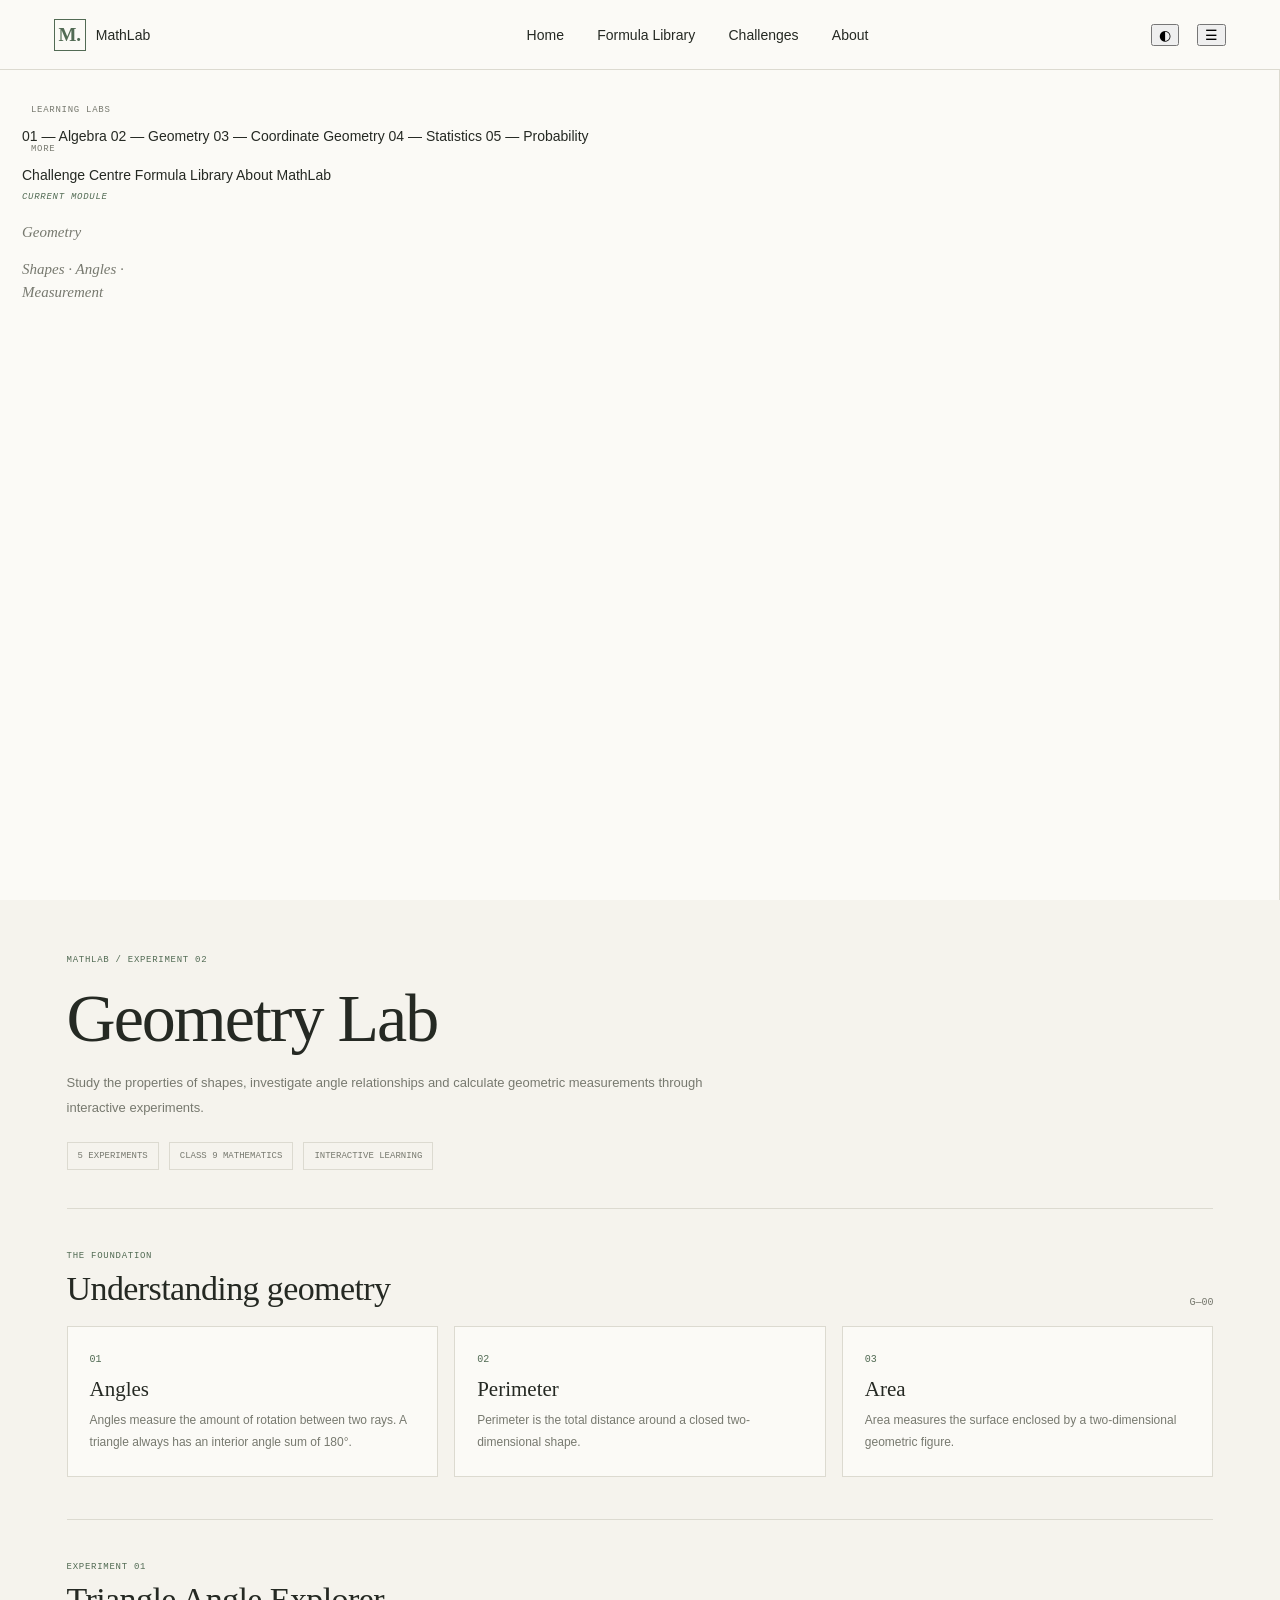
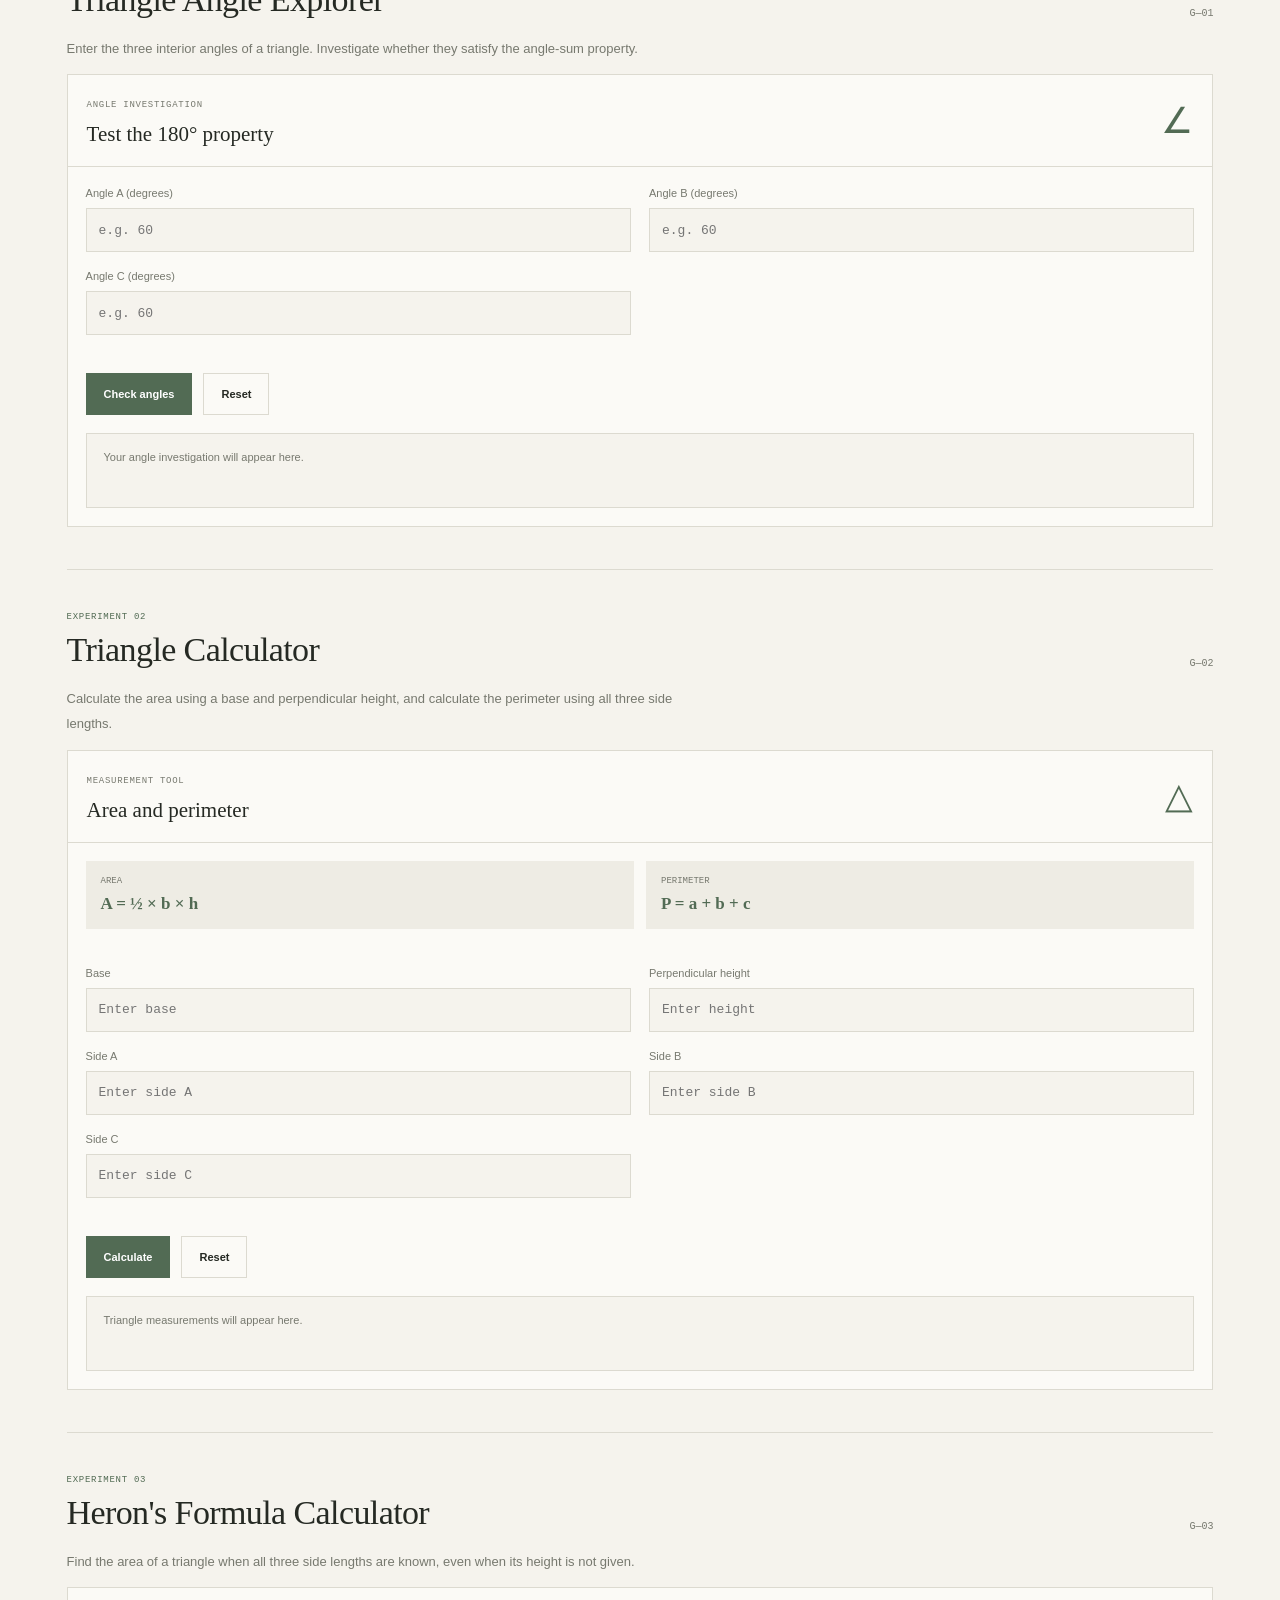
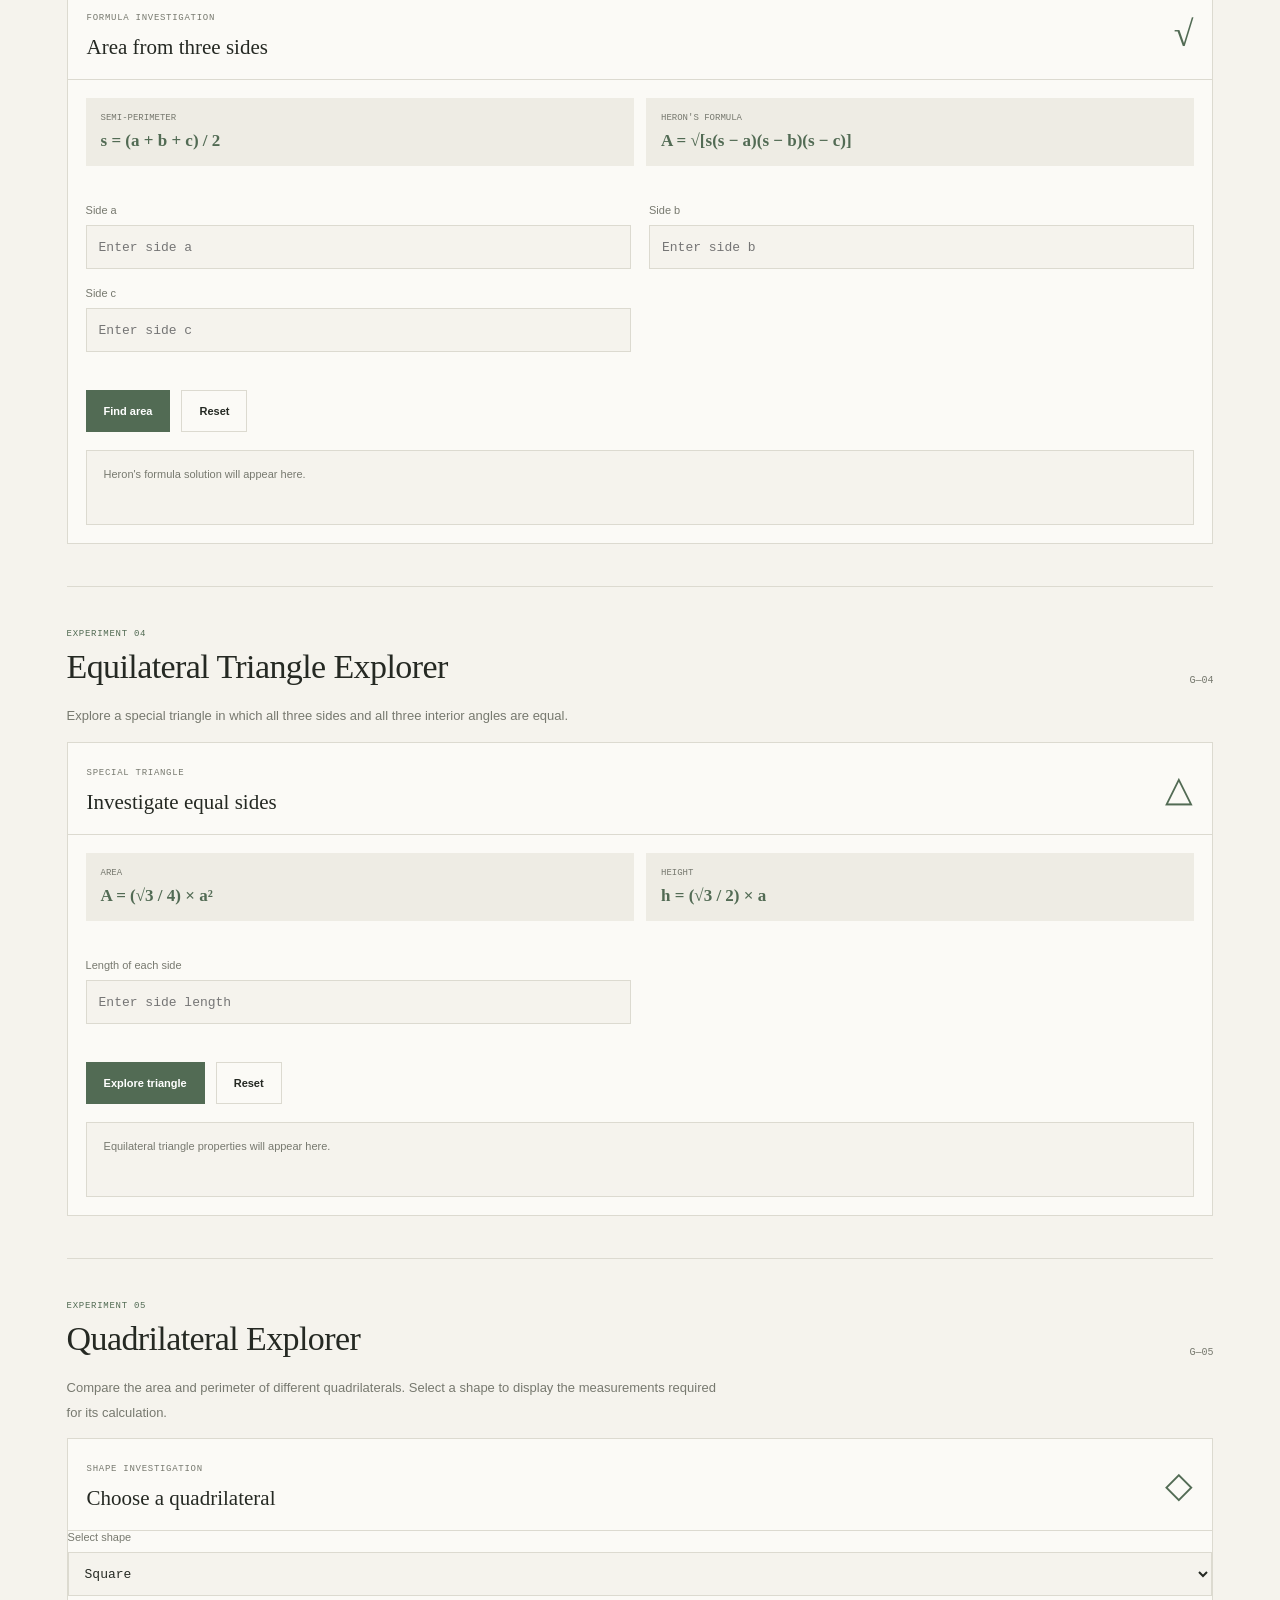
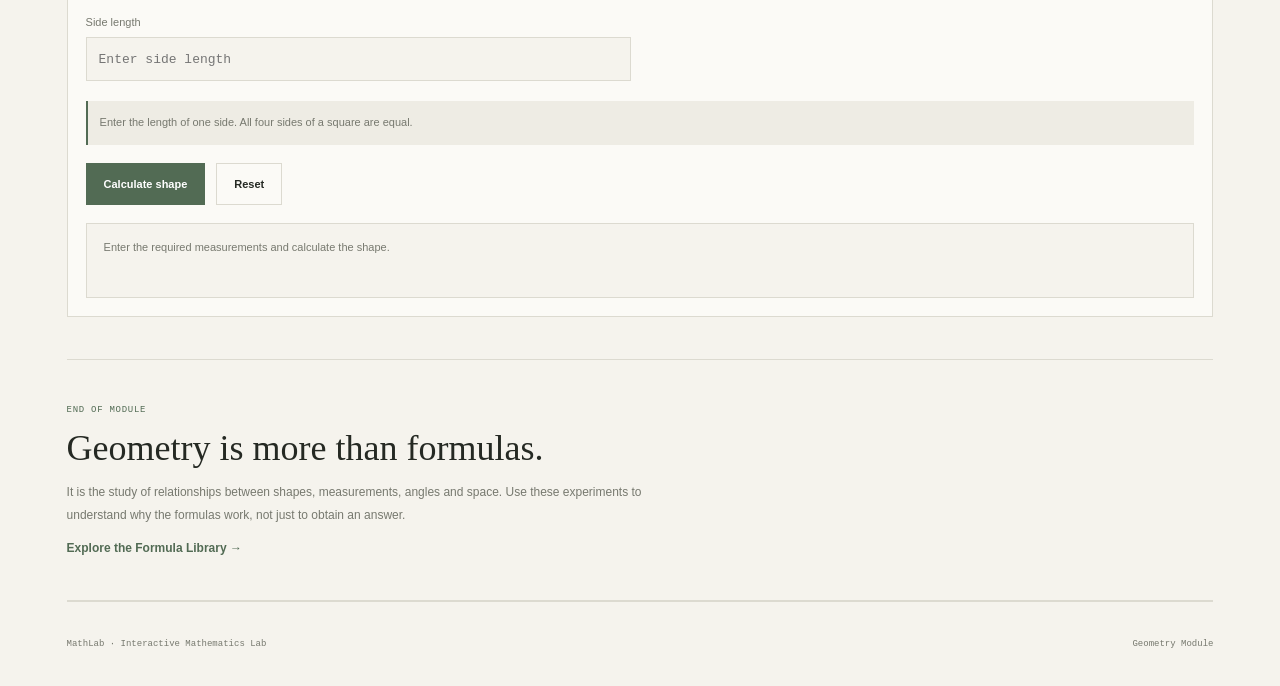
<file: pages/geometry.html>
<!DOCTYPE html>
<html lang="en">
<head>
  <meta charset="UTF-8">
  <meta name="viewport" content="width=device-width, initial-scale=1.0">
  <meta name="description" content="Explore triangles, quadrilaterals and geometric formulas in the MathLab Geometry Lab.">
  <title>Geometry Lab | MathLab</title>

  <link rel="stylesheet" href="../css/main.css">
<link rel="stylesheet" href="../css/components.css">
<link rel="stylesheet" href="../css/labs.css">
  <link rel="stylesheet" href="../css/geometry.css">
</head>

<body>
  <div class="site-shell">

    <header class="topbar">
      <a class="brand" href="../index.html">
        <span class="brand-mark">M.</span>
        <span>MathLab</span>
      </a>

      <nav class="top-links" aria-label="Main navigation">
        <a href="../index.html">Home</a>
        <a href="formulas.html">Formula Library</a>
        <a href="challenges.html">Challenges</a>
        <a href="about.html">About</a>
      </nav>

      <div class="top-actions">
        <button class="icon-button" id="themeToggle" type="button"
          aria-label="Switch colour theme" title="Switch theme">
          ◐
        </button>
        <button class="icon-button" id="menuToggle" type="button"
          aria-label="Toggle navigation menu" aria-expanded="false">
          ☰
        </button>
      </div>
    </header>

    <aside class="sidebar" id="sidebar">
      <div class="sidebar-heading">LEARNING LABS</div>

      <nav class="sidebar-nav" aria-label="Learning labs">
        <a href="algebra.html">01 — Algebra</a>
        <a href="geometry.html" class="active" aria-current="page">02 — Geometry</a>
        <a href="coordinates.html">03 — Coordinate Geometry</a>
        <a href="statistics.html">04 — Statistics</a>
        <a href="probability.html">05 — Probability</a>
      </nav>

      <div class="sidebar-heading">MORE</div>
      <nav class="sidebar-nav" aria-label="More pages">
        <a href="challenges.html">Challenge Centre</a>
        <a href="formulas.html">Formula Library</a>
        <a href="about.html">About MathLab</a>
      </nav>

      <div class="sidebar-note">
        <span class="eyebrow">CURRENT MODULE</span>
        <p>Geometry</p>
        <span class="muted-text">Shapes · Angles · Measurement</span>
      </div>
    </aside>

    <main class="main-content">

      <section class="page-intro">
        <div class="eyebrow">MATHLAB / EXPERIMENT 02</div>
        <h1>Geometry Lab</h1>
        <p class="page-description">
          Study the properties of shapes, investigate angle relationships
          and calculate geometric measurements through interactive experiments.
        </p>

        <div class="intro-meta">
          <span>5 EXPERIMENTS</span>
          <span>CLASS 9 MATHEMATICS</span>
          <span>INTERACTIVE LEARNING</span>
        </div>
      </section>

      <section class="concept-section">
        <div class="section-heading">
          <div>
            <div class="eyebrow">THE FOUNDATION</div>
            <h2>Understanding geometry</h2>
          </div>
          <span class="section-index">G—00</span>
        </div>

        <div class="concept-grid">
          <article class="concept-card">
            <span class="concept-number">01</span>
            <h3>Angles</h3>
            <p>
              Angles measure the amount of rotation between two rays.
              A triangle always has an interior angle sum of 180°.
            </p>
          </article>

          <article class="concept-card">
            <span class="concept-number">02</span>
            <h3>Perimeter</h3>
            <p>
              Perimeter is the total distance around a closed two-dimensional
              shape.
            </p>
          </article>

          <article class="concept-card">
            <span class="concept-number">03</span>
            <h3>Area</h3>
            <p>
              Area measures the surface enclosed by a two-dimensional
              geometric figure.
            </p>
          </article>
        </div>
      </section>

      <!-- EXPERIMENT 01 -->
      <section class="experiment-section" id="angleExperiment">
        <div class="section-heading">
          <div>
            <div class="eyebrow">EXPERIMENT 01</div>
            <h2>Triangle Angle Explorer</h2>
          </div>
          <span class="section-index">G—01</span>
        </div>

        <p class="section-description">
          Enter the three interior angles of a triangle. Investigate whether
          they satisfy the angle-sum property.
        </p>

        <div class="tool-card">
          <div class="tool-card-header">
            <div>
              <span class="tool-label">ANGLE INVESTIGATION</span>
              <h3>Test the 180° property</h3>
            </div>
            <span class="tool-symbol">∠</span>
          </div>

          <div class="input-grid">
            <div class="field">
              <label for="angleA">Angle A (degrees)</label>
              <input type="number" id="angleA" min="0" max="180"
                step="any" placeholder="e.g. 60">
            </div>

            <div class="field">
              <label for="angleB">Angle B (degrees)</label>
              <input type="number" id="angleB" min="0" max="180"
                step="any" placeholder="e.g. 60">
            </div>

            <div class="field">
              <label for="angleC">Angle C (degrees)</label>
              <input type="number" id="angleC" min="0" max="180"
                step="any" placeholder="e.g. 60">
            </div>
          </div>

          <div class="button-row">
            <button class="primary-button" id="calculateAngles" type="button">
              Check angles
            </button>
            <button class="secondary-button" id="resetAngles" type="button">
              Reset
            </button>
          </div>

          <div class="result-panel" id="angleResult" aria-live="polite">
            <p class="result-placeholder">
              Your angle investigation will appear here.
            </p>
          </div>
        </div>
      </section>

      <!-- EXPERIMENT 02 -->
      <section class="experiment-section" id="triangleExperiment">
        <div class="section-heading">
          <div>
            <div class="eyebrow">EXPERIMENT 02</div>
            <h2>Triangle Calculator</h2>
          </div>
          <span class="section-index">G—02</span>
        </div>

        <p class="section-description">
          Calculate the area using a base and perpendicular height, and
          calculate the perimeter using all three side lengths.
        </p>

        <div class="tool-card">
          <div class="tool-card-header">
            <div>
              <span class="tool-label">MEASUREMENT TOOL</span>
              <h3>Area and perimeter</h3>
            </div>
            <span class="tool-symbol">△</span>
          </div>

          <div class="formula-strip">
            <div>
              <span>AREA</span>
              <strong>A = ½ × b × h</strong>
            </div>
            <div>
              <span>PERIMETER</span>
              <strong>P = a + b + c</strong>
            </div>
          </div>

          <div class="input-grid">
            <div class="field">
              <label for="triangleBase">Base</label>
              <input type="number" id="triangleBase" min="0"
                step="any" placeholder="Enter base">
            </div>

            <div class="field">
              <label for="triangleHeight">Perpendicular height</label>
              <input type="number" id="triangleHeight" min="0"
                step="any" placeholder="Enter height">
            </div>

            <div class="field">
              <label for="triangleSideA">Side A</label>
              <input type="number" id="triangleSideA" min="0"
                step="any" placeholder="Enter side A">
            </div>

            <div class="field">
              <label for="triangleSideB">Side B</label>
              <input type="number" id="triangleSideB" min="0"
                step="any" placeholder="Enter side B">
            </div>

            <div class="field">
              <label for="triangleSideC">Side C</label>
              <input type="number" id="triangleSideC" min="0"
                step="any" placeholder="Enter side C">
            </div>
          </div>

          <div class="button-row">
            <button class="primary-button" id="calculateTriangle" type="button">
              Calculate
            </button>
            <button class="secondary-button" id="resetTriangle" type="button">
              Reset
            </button>
          </div>

          <div class="result-panel" id="triangleResult" aria-live="polite">
            <p class="result-placeholder">
              Triangle measurements will appear here.
            </p>
          </div>
        </div>
      </section>

      <!-- EXPERIMENT 03 -->
      <section class="experiment-section" id="heronExperiment">
        <div class="section-heading">
          <div>
            <div class="eyebrow">EXPERIMENT 03</div>
            <h2>Heron's Formula Calculator</h2>
          </div>
          <span class="section-index">G—03</span>
        </div>

        <p class="section-description">
          Find the area of a triangle when all three side lengths are known,
          even when its height is not given.
        </p>

        <div class="tool-card">
          <div class="tool-card-header">
            <div>
              <span class="tool-label">FORMULA INVESTIGATION</span>
              <h3>Area from three sides</h3>
            </div>
            <span class="tool-symbol">√</span>
          </div>

          <div class="formula-strip">
            <div>
              <span>SEMI-PERIMETER</span>
              <strong>s = (a + b + c) / 2</strong>
            </div>
            <div>
              <span>HERON'S FORMULA</span>
              <strong>A = √[s(s − a)(s − b)(s − c)]</strong>
            </div>
          </div>

          <div class="input-grid">
            <div class="field">
              <label for="heronA">Side a</label>
              <input type="number" id="heronA" min="0"
                step="any" placeholder="Enter side a">
            </div>

            <div class="field">
              <label for="heronB">Side b</label>
              <input type="number" id="heronB" min="0"
                step="any" placeholder="Enter side b">
            </div>

            <div class="field">
              <label for="heronC">Side c</label>
              <input type="number" id="heronC" min="0"
                step="any" placeholder="Enter side c">
            </div>
          </div>

          <div class="button-row">
            <button class="primary-button" id="calculateHeron" type="button">
              Find area
            </button>
            <button class="secondary-button" id="resetHeron" type="button">
              Reset
            </button>
          </div>

          <div class="result-panel" id="heronResult" aria-live="polite">
            <p class="result-placeholder">
              Heron's formula solution will appear here.
            </p>
          </div>
        </div>
      </section>

      <!-- EXPERIMENT 04 -->
      <section class="experiment-section" id="equilateralExperiment">
        <div class="section-heading">
          <div>
            <div class="eyebrow">EXPERIMENT 04</div>
            <h2>Equilateral Triangle Explorer</h2>
          </div>
          <span class="section-index">G—04</span>
        </div>

        <p class="section-description">
          Explore a special triangle in which all three sides and all three
          interior angles are equal.
        </p>

        <div class="tool-card">
          <div class="tool-card-header">
            <div>
              <span class="tool-label">SPECIAL TRIANGLE</span>
              <h3>Investigate equal sides</h3>
            </div>
            <span class="tool-symbol">△</span>
          </div>

          <div class="formula-strip">
            <div>
              <span>AREA</span>
              <strong>A = (√3 / 4) × a²</strong>
            </div>
            <div>
              <span>HEIGHT</span>
              <strong>h = (√3 / 2) × a</strong>
            </div>
          </div>

          <div class="input-grid">
            <div class="field">
              <label for="equilateralSide">Length of each side</label>
              <input type="number" id="equilateralSide" min="0"
                step="any" placeholder="Enter side length">
            </div>
          </div>

          <div class="button-row">
            <button class="primary-button" id="calculateEquilateral" type="button">
              Explore triangle
            </button>
            <button class="secondary-button" id="resetEquilateral" type="button">
              Reset
            </button>
          </div>

          <div class="result-panel" id="equilateralResult" aria-live="polite">
            <p class="result-placeholder">
              Equilateral triangle properties will appear here.
            </p>
          </div>
        </div>
      </section>

      <!-- EXPERIMENT 05 -->
      <section class="experiment-section" id="quadrilateralExperiment">
        <div class="section-heading">
          <div>
            <div class="eyebrow">EXPERIMENT 05</div>
            <h2>Quadrilateral Explorer</h2>
          </div>
          <span class="section-index">G—05</span>
        </div>

        <p class="section-description">
          Compare the area and perimeter of different quadrilaterals.
          Select a shape to display the measurements required for its calculation.
        </p>

        <div class="tool-card">
          <div class="tool-card-header">
            <div>
              <span class="tool-label">SHAPE INVESTIGATION</span>
              <h3>Choose a quadrilateral</h3>
            </div>
            <span class="tool-symbol">◇</span>
          </div>

          <div class="field">
            <label for="quadType">Select shape</label>
            <select id="quadType">
              <option value="square">Square</option>
              <option value="rectangle">Rectangle</option>
              <option value="parallelogram">Parallelogram</option>
              <option value="rhombus">Rhombus</option>
              <option value="trapezium">Trapezium</option>
            </select>
          </div>

          <div class="input-grid" id="quadrilateralInputs">

            <div class="field" id="quadFirstField">
              <label for="quadLength" id="quadLengthLabel">Side length</label>
              <input type="number" id="quadLength" min="0"
                step="any" placeholder="Enter side length">
            </div>

            <div class="field" id="quadSecondField">
              <label for="quadWidth" id="quadWidthLabel">Width</label>
              <input type="number" id="quadWidth" min="0"
                step="any" placeholder="Enter width">
            </div>

            <div class="field" id="quadThirdField">
              <label for="quadSideC" id="quadSideCLabel">Diagonal 1</label>
              <input type="number" id="quadSideC" min="0"
                step="any" placeholder="Enter value">
            </div>

            <div class="field" id="quadFourthField">
              <label for="quadSideD" id="quadSideDLabel">Diagonal 2</label>
              <input type="number" id="quadSideD" min="0"
                step="any" placeholder="Enter value">
            </div>

            <div class="field" id="quadHeightField">
              <label for="quadHeight" id="quadHeightLabel">Perpendicular height</label>
              <input type="number" id="quadHeight" min="0"
                step="any" placeholder="Enter height">
            </div>

          </div>

          <p class="field-hint" id="quadHint">
            Enter the length of one side of the square.
          </p>

          <div class="button-row">
            <button class="primary-button" id="calculateQuadrilateral" type="button">
              Calculate shape
            </button>
            <button class="secondary-button" id="resetQuadrilateral" type="button">
              Reset
            </button>
          </div>

          <div class="result-panel" id="quadrilateralResult" aria-live="polite">
            <p class="result-placeholder">
              Quadrilateral calculations will appear here.
            </p>
          </div>
        </div>
      </section>

      <section class="closing-note">
        <div class="eyebrow">END OF MODULE</div>
        <h2>Geometry is more than formulas.</h2>
        <p>
          It is the study of relationships between shapes, measurements,
          angles and space. Use these experiments to understand why the
          formulas work, not just to obtain an answer.
        </p>
        <a href="formulas.html" class="text-link">Explore the Formula Library →</a>
      </section>

      <footer class="site-footer">
        <span>MathLab · Interactive Mathematics Lab</span>
        <span>Geometry Module</span>
      </footer>

    </main>
  </div>

  <script src="../js/navigation.js"></script>
  <script src="../js/geometry.js"></script>
</body>
  </html>
</file>
<file: css/main.css>
:root {
  color-scheme: light;
  --paper: #f5f3ed;
  --surface: #fbfaf6;
  --surface-alt: #eeece4;
  --ink: #252923;
  --muted: #77796f;
  --line: #dcdad0;
  --accent: #526b54;
  --accent-soft: #e4e9df;
  --sidebar-width: 238px;
  --topbar-height: 70px;
}

html[data-theme="dark"] {
  color-scheme: dark;
  --paper: #1d211e;
  --surface: #252a26;
  --surface-alt: #303630;
  --ink: #eeeee5;
  --muted: #a5aa9e;
  --line: #41483f;
  --accent: #a8c19d;
  --accent-soft: #354236;
}

* {
  box-sizing: border-box;
}

html {
  scroll-behavior: smooth;
}

body {
  margin: 0;
  background: var(--paper);
  color: var(--ink);
  font-family: "DM Sans", sans-serif;
  font-size: 14px;
  transition: background 180ms ease, color 180ms ease;
}

a {
  color: inherit;
  text-decoration: none;
}

button {
  font: inherit;
}

.site-shell {
  min-height: 100vh;
}

.topbar {
  height: var(--topbar-height);
  padding: 0 4.2%;
  display: flex;
  align-items: center;
  justify-content: space-between;
  gap: 25px;
  border-bottom: 1px solid var(--line);
  background: var(--surface);
  position: sticky;
  top: 0;
  z-index: 20;
}

.brand {
  display: flex;
  align-items: center;
  gap: 10px;
  min-width: 190px;
}

.brand-mark {
  width: 32px;
  height: 32px;
  display: grid;
  place-items: center;
  border: 1px solid var(--accent);
  color: var(--accent);
  font-family: "Playfair Display", serif;
  font-size: 19px;
  font-weight: 700;
}

.brand-mark span,
.footer-brand span {
  color: var(--accent);
}

.brand-name {
  font-family: "Playfair Display", serif;
  font-size: 20px;
  font-weight: 700;
  letter-spacing: -0.5px;
}

.top-links {
  display: flex;
  align-items: center;
  gap: clamp(15px, 2.6vw, 38px);
}

.top-link {
  color: var(--muted);
  font-size: 12px;
  transition: color 150ms ease;
}

.top-link:hover,
.top-link.active {
  color: var(--ink);
}

.top-link.active {
  font-weight: 700;
}

.top-actions {
  display: flex;
  align-items: center;
  gap: 18px;
}

.edition-label,
.eyebrow,
.sidebar-heading,
.breadcrumb,
.footnote-rule,
.hero-footnote,
.art-topline,
.art-caption,
.number-label,
.lab-number,
.lab-tag,
.panel-index,
.footer-code {
  font-family: "DM Mono", monospace;
  letter-spacing: 0.08em;
}

.edition-label {
  color: var(--muted);
  font-size: 9px;
}

.theme-toggle,
.menu-toggle {
  border: 1px solid var(--line);
  background: transparent;
  color: var(--ink);
  padding: 9px 11px;
  cursor: pointer;
  font-size: 11px;
}

.theme-toggle:hover,
.menu-toggle:hover {
  border-color: var(--accent);
}

#themeIcon {
  color: var(--accent);
  font-size: 15px;
  margin-right: 5px;
}

.menu-toggle {
  display: none;
}

.page-layout {
  display: grid;
  grid-template-columns: var(--sidebar-width) minmax(0, 1fr);
  max-width: 1600px;
  margin: 0 auto;
}

.sidebar {
  min-height: calc(100vh - var(--topbar-height));
  padding: 35px 22px 24px;
  border-right: 1px solid var(--line);
  background: var(--surface);
  position: sticky;
  top: var(--topbar-height);
  height: calc(100vh - var(--topbar-height));
  display: flex;
  flex-direction: column;
}

.sidebar-heading {
  color: var(--muted);
  font-size: 9px;
  margin: 0 0 13px 9px;
}

.section-gap {
  margin-top: 33px;
}

.side-link {
  min-height: 39px;
  display: flex;
  align-items: center;
  gap: 12px;
  padding: 0 10px;
  color: var(--muted);
  font-size: 12px;
  border-left: 2px solid transparent;
  transition: 150ms ease;
}

.side-link:hover {
  color: var(--ink);
  background: var(--surface-alt);
}

.side-link.selected {
  color: var(--ink);
  background: var(--accent-soft);
  border-left-color: var(--accent);
  font-weight: 700;
}

.side-index {
  color: var(--muted);
  font-family: "DM Mono", monospace;
  font-size: 9px;
}

.sidebar-bottom {
  margin-top: auto;
  padding: 18px 10px 0;
  border-top: 1px solid var(--line);
}

.sidebar-note {
  max-width: 150px;
  color: var(--muted);
  font-family: "Playfair Display", serif;
  font-size: 15px;
  font-style: italic;
  line-height: 1.5;
  margin-bottom: 18px;
}

.about-link {
  color: var(--accent);
  font-size: 11px;
  font-weight: 700;
}

.main-content {
  min-width: 0;
  padding: 0 clamp(25px, 5.2vw, 76px);
}

.breadcrumb {
  min-height: 54px;
  display: flex;
  align-items: center;
  gap: 10px;
  color: var(--muted);
  font-size: 9px;
  border-bottom: 1px solid var(--line);
}

.breadcrumb-slash {
  color: var(--line);
}

.breadcrumb-spacer {
  flex: 1;
}

.live-indicator {
  width: 6px;
  height: 6px;
  border-radius: 50%;
  background: var(--accent);
}

.hero {
  display: grid;
  grid-template-columns: minmax(0, 1.1fr) minmax(280px, 0.9fr);
  gap: clamp(25px, 5vw, 75px);
  align-items: center;
  padding: clamp(48px, 7vw, 90px) 0 60px;
  border-bottom: 1px solid var(--line);
}

.eyebrow {
  color: var(--accent);
  font-size: 9px;
  font-weight: 500;
  margin: 0 0 20px;
}

.hero h1 {
  margin: 0;
  font-family: "Playfair Display", serif;
  font-size: clamp(42px, 5.1vw, 69px);
  font-weight: 500;
  line-height: 1.08;
  letter-spacing: -1.9px;
}

.hero h1 em,
.challenge-panel h2 em {
  color: var(--accent);
  font-weight: 500;
}

.hero-description {
  max-width: 470px;
  margin: 24px 0 0;
  color: var(--muted);
  font-size: 14px;
  line-height: 1.85;
}

.hero-actions {
  display: flex;
  align-items: center;
  flex-wrap: wrap;
  gap: 25px;
  margin-top: 30px;
}

.button {
  display: inline-flex;
  align-items: center;
  gap: 24px;
  padding: 13px 17px;
  font-size: 11px;
  font-weight: 700;
  transition: 150ms ease;
}

.button-primary {
  background: var(--accent);
  color: #fff;
}

html[data-theme="dark"] .button-primary {
  color: #1d211e;
}

.button-primary:hover {
  transform: translateY(-2px);
  filter: brightness(1.08);
}

.text-link {
  color: var(--accent);
  font-size: 11px;
  font-weight: 700;
}

.text-link span {
  margin-left: 6px;
}

.hero-footnote {
  display: flex;
  align-items: center;
  gap: 10px;
  color: var(--muted);
  font-size: 8px;
  margin-top: 46px;
}

.footnote-rule {
  width: 24px;
  height: 1px;
  background: var(--accent);
}

.hero-art {
  padding: 15px 15px 12px;
  border: 1px solid var(--line);
  background: var(--surface);
}

.art-topline,
.art-caption {
  display: flex;
  justify-content: space-between;
  color: var(--muted);
  font-size: 8px;
}

.math-illustration {
  display: block;
  width: 100%;
  margin: 12px auto;
  overflow: visible;
}

.grid-line {
  stroke: var(--line);
  stroke-width: 0.8;
}

.axis-line {
  stroke: var(--muted);
  stroke-width: 1.2;
  fill: none;
}

.curve-line {
  stroke: var(--accent);
  stroke-width: 3;
  stroke-linecap: round;
}

.origin-dot {
  fill: var(--ink);
}

.point-dot {
  fill: var(--accent);
  stroke: var(--surface);
  stroke-width: 3;
}

.guide-line {
  stroke: var(--accent);
  stroke-width: 1;
  stroke-dasharray: 4 4;
  opacity: 0.7;
}

.diagram-label {
  fill: var(--ink);
  font: 12px "DM Mono", monospace;
}

.diagram-small {
  fill: var(--muted);
  font: 10px "DM Mono", monospace;
}

.caption-equation {
  color: var(--accent);
}

.numbers-strip {
  display: grid;
  grid-template-columns: repeat(4, 1fr);
  padding: 24px 0;
  border-bottom: 1px solid var(--line);
}

.number-item {
  min-height: 55px;
  padding: 0 20px;
  border-right: 1px solid var(--line);
  display: flex;
  flex-direction: column;
  justify-content: center;
  gap: 7px;
}

.number-item:first-child {
  padding-left: 0;
}

.number-item:last-child {
  border-right: 0;
}

.number-value {
  font-family: "Playfair Display", serif;
  font-size: 25px;
}

.number-label {
  color: var(--muted);
  font-size: 8px;
}

.number-statement {
  font-family: "Playfair Display", serif;
  font-size: 14px;
  font-style: italic;
}

.learning-section {
  padding: 65px 0 60px;
}

.section-heading {
  display: flex;
  justify-content: space-between;
  align-items: end;
  gap: 25px;
  margin-bottom: 28px;
}

.section-heading .eyebrow {
  margin-bottom: 12px;
}

.section-heading h2,
.feature-panel h2 {
  margin: 0;
  font-family: "Playfair Display", serif;
  font-size: clamp(27px, 3vw, 38px);
  font-weight: 500;
  letter-spacing: -0.6px;
}

.section-intro {
  max-width: 290px;
  margin: 0 0 4px;
  color: var(--muted);
  font-size: 12px;
  line-height: 1.7;
}

.lab-list {
  border-top: 1px solid var(--line);
}

.lab-row {
  display: grid;
  grid-template-columns: 48px minmax(170px, 1fr) minmax(170px, 0.8fr) 25px;
  align-items: center;
  gap: 15px;
  padding: 20px 8px;
  border-bottom: 1px solid var(--line);
  transition: background 150ms ease, padding 150ms ease;
}

.lab-row:hover {
  background: var(--surface);
  padding-left: 15px;
  padding-right: 15px;
}

.lab-number {
  color: var(--accent);
  font-size: 10px;
}

.lab-main h3 {
  margin: 0 0 6px;
  font-family: "Playfair Display", serif;
  font-size: 20px;
  font-weight: 600;
}

.lab-main p {
  margin: 0;
  color: var(--muted);
  font-size: 11px;
  line-height: 1.6;
}

.lab-detail {
  display: flex;
  flex-direction: column;
  gap: 7px;
}

.lab-tag {
  color: var(--muted);
  font-size: 8px;
}

.lab-example {
  color: var(--accent);
  font-family: "DM Mono", monospace;
  font-size: 11px;
}

.lab-arrow {
  color: var(--accent);
  font-size: 18px;
  text-align: right;
}

.lower-grid {
  display: grid;
  grid-template-columns: 1fr 1fr;
  gap: 15px;
  margin: 0 0 65px;
}

.feature-panel {
  position: relative;
  min-height: 250px;
  padding: 28px;
  border: 1px solid var(--line);
  background: var(--surface);
  overflow: hidden;
}

.feature-panel .eyebrow {
  margin-bottom: 20px;
}

.feature-panel h2 {
  font-size: 29px;
  line-height: 1.2;
}

.feature-panel > p:not(.eyebrow) {
  max-width: 330px;
  color: var(--muted);
  font-size: 11px;
  line-height: 1.7;
  margin: 14px 0 20px;
}

.panel-index {
  position: absolute;
  right: 22px;
  bottom: 20px;
  color: var(--muted);
  font-size: 8px;
}

.formula-decoration {
  position: absolute;
  right: 20px;
  bottom: 20px;
  color: var(--accent);
  opacity: 0.13;
  font-family: "Playfair Display", serif;
  font-size: 43px;
  transform: rotate(-9deg);
}

.site-footer {
  min-height: 85px;
  display: flex;
  align-items: center;
  justify-content: space-between;
  gap: 15px;
  border-top: 1px solid var(--line);
  color: var(--muted);
}

.footer-brand {
  color: var(--ink);
  font-family: "Playfair Display", serif;
  font-size: 18px;
  font-weight: 700;
}

.site-footer p {
  font-size: 10px;
}

.footer-code {
  font-size: 8px;
}

@media (max-width: 1050px) {
  :root {
    --sidebar-width: 205px;
  }

  .topbar {
    padding: 0 24px;
  }

  .brand {
    min-width: auto;
  }

  .edition-label {
    display: none;
  }

  .main-content {
    padding: 0 30px;
  }

  .hero {
    gap: 25px;
  }
}

@media (max-width: 760px) {
  :root {
    --topbar-height: 62px;
  }

  .topbar {
    padding: 0 17px;
  }

  .top-links {
    display: none;
  }

  .menu-toggle {
    display: inline-block;
  }

  .theme-text {
    display: none;
  }

  .page-layout {
    display: block;
  }

  .sidebar {
    display: none;
    position: fixed;
    z-index: 30;
    top: var(--topbar-height);
    left: 0;
    width: min(290px, 86vw);
    height: calc(100vh - var(--topbar-height));
    min-height: 0;
    box-shadow: 12px 12px 30px rgba(0, 0, 0, 0.08);
  }

  .sidebar.open {
    display: flex;
  }

  .main-content {
    padding: 0 20px;
  }

  .hero {
    grid-template-columns: 1fr;
    padding: 48px 0 40px;
  }

  .hero-art {
    max-width: 520px;
  }

  .hero-footnote {
    margin-top: 30px;
  }

  .numbers-strip {
    grid-template-columns: 1fr 1fr;
    row-gap: 20px;
  }

  .number-item:nth-child(2) {
    border-right: 0;
  }

  .number-item:nth-child(3) {
    padding-left: 0;
  }

  .section-heading {
    display: block;
  }

  .section-intro {
    margin-top: 12px;
  }

  .lab-row {
    grid-template-columns: 30px minmax(0, 1fr) 20px;
    gap: 10px;
  }

  .lab-detail {
    grid-column: 2;
    grid-row: 2;
    flex-direction: row;
    flex-wrap: wrap;
    gap: 10px;
  }

  .lab-arrow {
    grid-column: 3;
    grid-row: 1 / span 2;
  }

  .lower-grid {
    grid-template-columns: 1fr;
  }

  .site-footer {
    flex-wrap: wrap;
    padding: 20px 0;
  }
}

@media (max-width: 420px) {
  .main-content {
    padding: 0 15px;
  }

  .hero h1 {
    font-size: 43px;
  }

  .breadcrumb {
    font-size: 8px;
  }

  .number-item {
    padding-left: 12px;
    padding-right: 12px;
  }

  .number-statement {
    font-size: 12px;
  }

  .footer-code {
    width: 100%;
  }
}
</file>
<file: css/components.css>
.ml-button {
    min-height: 44px;
    display: inline-flex;
    align-items: center;
    justify-content: center;
    gap: var(--space-2);

    padding: 10px 18px;

    border: 1px solid transparent;
    border-radius: var(--radius-sm);

    font-size: var(--text-sm);
    font-weight: var(--weight-semibold);
    line-height: 1.2;

    transition:
        background-color var(--transition-fast),
        color var(--transition-fast),
        border-color var(--transition-fast),
        transform var(--transition-fast);
}

.ml-button:active {
    transform: translateY(1px);
}

.ml-button-primary {
    background: var(--color-primary);
    color: #FFFFFF;
}

.ml-button-primary:hover {
    background: var(--color-primary-hover);
}

.ml-button-secondary {
    background: var(--color-surface);
    color: var(--color-text);
    border-color: var(--color-border-strong);
}

.ml-button-secondary:hover {
    background: var(--color-surface-muted);
}

.ml-button-quiet {
    background: transparent;
    color: var(--color-primary);
}

.ml-button-quiet:hover {
    background: var(--color-primary-soft);
}

.ml-button-danger {
    background: var(--color-error-soft);
    color: var(--color-error);
    border-color: var(--color-border);
}

.ml-button:disabled {
    opacity: 0.5;
    cursor: not-allowed;
    transform: none;
}

.ml-button-small {
    min-height: 36px;
    padding: 7px 12px;
    font-size: var(--text-xs);
}


/* 02. PANELS */

.ml-panel {
    padding: var(--space-6);

    background: var(--color-surface);
    border: 1px solid var(--color-border);
    border-radius: var(--radius-md);
}

.ml-panel-muted {
    background: var(--color-surface-muted);
}

.ml-panel-accent {
    border-left: 3px solid var(--color-primary);
}

.ml-panel-header {
    display: flex;
    align-items: center;
    justify-content: space-between;
    gap: var(--space-4);

    margin-bottom: var(--space-5);
}

.ml-panel-title {
    color: var(--color-text);
    font-family: var(--font-display);
    font-size: var(--text-xl);
    font-weight: var(--weight-regular);
    line-height: 1.3;
}

.ml-panel-description {
    margin-top: var(--space-2);
    color: var(--color-text-secondary);
    font-size: var(--text-sm);
}


/* 03. EXPERIMENT CARDS */

.ml-experiment {
    min-width: 0;
    overflow: hidden;

    background: var(--color-surface);
    border: 1px solid var(--color-border);
    border-radius: var(--radius-md);
}

.ml-experiment-header {
    padding: var(--space-5) var(--space-6);

    border-bottom: 1px solid var(--color-border);
}

.ml-experiment-number {
    display: block;
    margin-bottom: var(--space-2);

    color: var(--color-primary);
    font-family: var(--font-mono);
    font-size: var(--text-xs);
    letter-spacing: 0.06em;
}

.ml-experiment-title {
    color: var(--color-text);
    font-family: var(--font-display);
    font-size: var(--text-xl);
    font-weight: var(--weight-regular);
}

.ml-experiment-body {
    padding: var(--space-6);
}

.ml-experiment-footer {
    display: flex;
    align-items: center;
    justify-content: space-between;
    gap: var(--space-4);

    padding: var(--space-4) var(--space-6);

    background: var(--color-surface-muted);
    border-top: 1px solid var(--color-border);
}


/* 04. FORM FIELDS */

.ml-field {
    display: flex;
    flex-direction: column;
    gap: var(--space-2);
    min-width: 0;
}

.ml-label {
    color: var(--color-text);
    font-size: var(--text-sm);
    font-weight: var(--weight-medium);
}

.ml-hint {
    color: var(--color-text-muted);
    font-size: var(--text-xs);
    line-height: 1.5;
}

.ml-input,
.ml-select,
.ml-textarea {
    width: 100%;
    min-height: 44px;

    padding: 10px 12px;

    color: var(--color-text);
    background: var(--color-surface-raised);

    border: 1px solid var(--color-border-strong);
    border-radius: var(--radius-sm);

    outline: none;

    transition:
        border-color var(--transition-fast),
        box-shadow var(--transition-fast);
}

.ml-input::placeholder,
.ml-textarea::placeholder {
    color: var(--color-text-muted);
}

.ml-input:focus,
.ml-select:focus,
.ml-textarea:focus {
    border-color: var(--color-primary);
    box-shadow: 0 0 0 3px var(--color-primary-soft);
}

.ml-input:disabled,
.ml-select:disabled,
.ml-textarea:disabled {
    opacity: 0.55;
    cursor: not-allowed;
}

.ml-textarea {
    min-height: 110px;
    resize: vertical;
}

.ml-field-grid {
    display: grid;
    grid-template-columns: repeat(2, minmax(0, 1fr));
    gap: var(--space-5);
}


/* 05. FORMULA DISPLAY */

.ml-formula {
    display: flex;
    align-items: center;
    justify-content: center;
    flex-wrap: wrap;
    gap: var(--space-3);

    padding: var(--space-5);

    color: var(--color-text);
    background: var(--color-surface-muted);
    border: 1px solid var(--color-border);

    font-family: var(--font-mono);
    font-size: var(--text-lg);
    line-height: 1.7;
    text-align: center;
}

.ml-formula-label {
    display: block;
    margin-bottom: var(--space-2);

    color: var(--color-text-muted);
    font-family: var(--font-mono);
    font-size: var(--text-xs);
    letter-spacing: 0.06em;
    text-transform: uppercase;
}


/* 06. RESULT PANELS */

.ml-result {
    padding: var(--space-5);

    background: var(--color-primary-soft);
    border: 1px solid var(--color-border);
    border-left: 3px solid var(--color-primary);
    border-radius: var(--radius-sm);
}

.ml-result-title {
    margin-bottom: var(--space-2);

    color: var(--color-primary);
    font-size: var(--text-xs);
    font-weight: var(--weight-bold);
    letter-spacing: 0.06em;
    text-transform: uppercase;
}

.ml-result-value {
    color: var(--color-text);
    font-family: var(--font-mono);
    font-size: var(--text-2xl);
    font-weight: var(--weight-semibold);
    overflow-wrap: anywhere;
}

.ml-result-description {
    margin-top: var(--space-2);
    color: var(--color-text-secondary);
    font-size: var(--text-sm);
}

.ml-result-error {
    background: var(--color-error-soft);
    border-left-color: var(--color-error);
}

.ml-result-error .ml-result-title {
    color: var(--color-error);
}

.ml-result-success {
    background: var(--color-success-soft);
    border-left-color: var(--color-success);
}


/* 07. STEP-BY-STEP WORKING */

.ml-working {
    display: flex;
    flex-direction: column;
    gap: var(--space-4);
}

.ml-step {
    display: grid;
    grid-template-columns: 32px minmax(0, 1fr);
    gap: var(--space-3);
    align-items: start;
}

.ml-step-number {
    width: 28px;
    height: 28px;
    display: grid;
    place-items: center;

    color: var(--color-primary);
    background: var(--color-primary-soft);
    border-radius: 50%;

    font-family: var(--font-mono);
    font-size: var(--text-xs);
}

.ml-step-content {
    min-width: 0;
    padding-bottom: var(--space-4);

    color: var(--color-text-secondary);
    border-bottom: 1px solid var(--color-border);
}

.ml-step-content strong {
    display: block;
    margin-bottom: var(--space-1);
    color: var(--color-text);
}

.ml-working-actions {
    display: flex;
    flex-wrap: wrap;
    gap: var(--space-3);
}


/* 08. BADGES AND LABELS */

.ml-badge {
    display: inline-flex;
    align-items: center;
    gap: var(--space-1);

    padding: 4px 9px;

    color: var(--color-primary);
    background: var(--color-primary-soft);

    border-radius: 3px;

    font-size: var(--text-xs);
    font-weight: var(--weight-semibold);
    line-height: 1.4;
}

.ml-badge-neutral {
    color: var(--color-text-secondary);
    background: var(--color-surface-muted);
}

.ml-badge-accent {
    color: var(--color-accent);
    background: var(--color-accent-soft);
}


/* 09. SCIENTIFIC ANNOTATIONS */

.ml-annotation {
    display: flex;
    align-items: flex-start;
    gap: var(--space-3);

    padding: var(--space-4);

    color: var(--color-text-secondary);
    background: var(--color-surface-muted);
    border-left: 2px solid var(--color-accent);

    font-size: var(--text-sm);
}

.ml-annotation-label {
    flex-shrink: 0;

    color: var(--color-accent);
    font-family: var(--font-mono);
    font-size: var(--text-xs);
    font-weight: var(--weight-semibold);
}


/* 10. TABLES */

.ml-table-wrap {
    width: 100%;
    overflow-x: auto;
    border: 1px solid var(--color-border);
    border-radius: var(--radius-md);
}

.ml-table {
    width: 100%;
    min-width: 420px;
    text-align: left;
}

.ml-table th,
.ml-table td {
    padding: 12px 16px;
    border-bottom: 1px solid var(--color-border);
}

.ml-table th {
    color: var(--color-text-secondary);
    background: var(--color-surface-muted);

    font-size: var(--text-xs);
    font-weight: var(--weight-semibold);
    letter-spacing: 0.04em;
    text-transform: uppercase;
}

.ml-table td {
    color: var(--color-text);
    font-size: var(--text-sm);
}

.ml-table tr:last-child td {
    border-bottom: 0;
}


/* 11. PROGRESS INDICATORS */

.ml-progress {
    width: 100%;
    height: 6px;
    overflow: hidden;

    background: var(--color-surface-muted);
    border-radius: 10px;
}

.ml-progress-bar {
    height: 100%;
    width: var(--progress, 0%);

    background: var(--color-primary);
    border-radius: inherit;

    transition: width var(--transition-normal);
}


/* 12. EMPTY STATES */

.ml-empty-state {
    padding: var(--space-10) var(--space-6);
    text-align: center;

    color: var(--color-text-secondary);
    background: var(--color-surface-muted);
    border: 1px dashed var(--color-border-strong);
    border-radius: var(--radius-md);
}

.ml-empty-title {
    margin-bottom: var(--space-2);

    color: var(--color-text);
    font-family: var(--font-display);
    font-size: var(--text-xl);
}


/* 13. RESPONSIVE COMPONENTS */

@media (max-width: 600px) {

    .ml-panel,
    .ml-experiment-body {
        padding: var(--space-4);
    }

    .ml-experiment-header {
        padding: var(--space-4);
    }

    .ml-experiment-footer {
        align-items: stretch;
        flex-direction: column;
        padding: var(--space-4);
    }

    .ml-field-grid {
        grid-template-columns: minmax(0, 1fr);
    }

    .ml-formula {
        font-size: var(--text-base);
    }

    .ml-working-actions {
        flex-direction: column;
    }

    .ml-working-actions .ml-button {
        width: 100%;
    }
}
</file>
<file: css/labs.css>
/* =================================
   MATHLAB — SUBJECT LAB COMPONENTS
================================= */

.lab-intro {
  padding: 55px 0 38px;
  border-bottom: 1px solid var(--line);
}

.lab-intro .eyebrow {
  margin-bottom: 14px;
}

.lab-intro h1 {
  margin: 0;
  font-family: "Playfair Display", serif;
  font-size: clamp(48px, 6vw, 72px);
  font-weight: 500;
  letter-spacing: -2px;
}

.heading-period {
  color: var(--accent);
}

.lab-lead {
  max-width: 620px;
  color: var(--muted);
  font-size: 14px;
  line-height: 1.9;
  margin: 18px 0 24px;
}

.topic-meta {
  display: flex;
  flex-wrap: wrap;
  gap: 9px;
}

.topic-meta span {
  padding: 7px 10px;
  border: 1px solid var(--line);
  color: var(--muted);
  font-family: "DM Mono", monospace;
  font-size: 8px;
  letter-spacing: 0.06em;
}

.concept-section,
.tool-section {
  padding: 43px 0;
  border-bottom: 1px solid var(--line);
}

.concept-heading,
.tool-heading {
  display: flex;
  align-items: end;
  justify-content: space-between;
  gap: 20px;
  margin-bottom: 22px;
}

.concept-heading .eyebrow,
.tool-heading .eyebrow {
  margin-bottom: 10px;
}

.concept-heading h2,
.tool-heading h2 {
  margin: 0;
  font-family: "Playfair Display", serif;
  font-size: clamp(25px, 3vw, 34px);
  font-weight: 500;
}

.concept-number {
  color: var(--muted);
  font-family: "DM Mono", monospace;
  font-size: 10px;
}

.concept-layout {
  display: grid;
  grid-template-columns: 1.1fr 0.9fr;
  gap: 25px;
}

.concept-text {
  color: var(--muted);
  font-size: 12px;
  line-height: 1.9;
}

.concept-text p:first-child {
  margin-top: 0;
}

.definition-note {
  margin-top: 20px;
  padding: 14px 16px;
  border-left: 2px solid var(--accent);
  background: var(--surface-alt);
  font-size: 11px;
}

.definition-note strong {
  display: block;
  color: var(--ink);
  margin-bottom: 5px;
}

.equation-display {
  min-height: 170px;
  padding: 23px;
  display: flex;
  flex-direction: column;
  justify-content: center;
  align-items: center;
  border: 1px solid var(--line);
  background: var(--surface);
}

.equation-label,
.equation-caption {
  color: var(--muted);
  font-family: "DM Mono", monospace;
  font-size: 9px;
  text-align: center;
}

.big-equation {
  margin: 20px 0;
  color: var(--accent);
  font-family: "Playfair Display", serif;
  font-size: clamp(25px, 3.3vw, 37px);
}

.tool-heading {
  margin-bottom: 10px;
}

.tool-status {
  color: var(--accent);
  font-family: "DM Mono", monospace;
  font-size: 8px;
  white-space: nowrap;
}

.tool-description {
  max-width: 570px;
  color: var(--muted);
  font-size: 12px;
  line-height: 1.8;
  margin: 0 0 22px;
}

.calculator-card {
  border: 1px solid var(--line);
  background: var(--surface);
}

.calculator-top {
  min-height: 42px;
  padding: 12px 18px;
  display: flex;
  justify-content: space-between;
  gap: 15px;
  border-bottom: 1px solid var(--line);
  color: var(--muted);
  font-family: "DM Mono", monospace;
  font-size: 9px;
}

.input-grid {
  display: grid;
  grid-template-columns: repeat(4, 1fr);
  gap: 14px;
  padding: 23px 18px;
}

.field {
  min-width: 0;
}

.field label {
  display: block;
  margin-bottom: 9px;
  color: var(--muted);
  font-size: 10px;
}

.field input {
  width: 100%;
  min-width: 0;
  height: 42px;
  padding: 0 11px;
  border: 1px solid var(--line);
  border-radius: 0;
  outline: none;
  background: var(--paper);
  color: var(--ink);
  font-family: "DM Mono", monospace;
  font-size: 14px;
}

.field input:focus {
  border-color: var(--accent);
  box-shadow: 0 0 0 2px var(--accent-soft);
}

.equation-preview {
  margin: 0 18px;
  padding: 16px;
  background: var(--surface-alt);
}

.preview-label {
  color: var(--muted);
  font-family: "DM Mono", monospace;
  font-size: 8px;
  letter-spacing: 0.08em;
}

.preview-equation {
  margin-top: 9px;
  color: var(--accent);
  font-family: "Playfair Display", serif;
  font-size: 24px;
  overflow-wrap: anywhere;
}

.calculator-actions {
  display: flex;
  flex-wrap: wrap;
  align-items: center;
  gap: 12px;
  padding: 18px;
}

.action-button {
  min-height: 42px;
  padding: 0 16px;
  border: 0;
  background: var(--accent);
  color: #fff;
  font-size: 11px;
  font-weight: 700;
  cursor: pointer;
}

html[data-theme="dark"] .action-button {
  color: #1d211e;
}

.action-button:hover {
  filter: brightness(1.1);
}

.reset-button {
  min-height: 42px;
  padding: 0 13px;
  border: 1px solid var(--line);
  background: transparent;
  color: var(--muted);
  font-size: 11px;
  cursor: pointer;
}

.reset-button:hover {
  border-color: var(--accent);
  color: var(--ink);
}

.result-area {
  min-height: 75px;
  margin: 0 18px 18px;
  padding: 16px;
  border: 1px solid var(--line);
  background: var(--paper);
}

.result-placeholder {
  color: var(--muted);
  font-size: 11px;
}

.result-title {
  margin: 0 0 9px;
  color: var(--accent);
  font-family: "DM Mono", monospace;
  font-size: 10px;
  letter-spacing: 0.06em;
}

.result-main {
  margin: 0 0 9px;
  color: var(--ink);
  font-family: "Playfair Display", serif;
  font-size: 23px;
}

.result-detail {
  margin: 0;
  color: var(--muted);
  font-size: 11px;
  line-height: 1.8;
}

.result-steps {
  margin: 10px 0 0;
  padding-left: 20px;
  color: var(--muted);
  font-size: 11px;
  line-height: 1.9;
}

.equation-input-layout {
  display: grid;
  grid-template-columns: minmax(65px, 1fr) auto minmax(65px, 1fr) auto minmax(65px, 1fr);
  align-items: end;
  gap: 12px;
  padding: 23px 18px;
}

.equation-symbol {
  padding-bottom: 10px;
  color: var(--accent);
  font-family: "Playfair Display", serif;
  font-size: 22px;
}

.learning-note {
  display: flex;
  gap: 20px;
  margin: 40px 0;
  padding: 25px;
  border: 1px solid var(--line);
  background: var(--surface);
}

.note-symbol {
  color: var(--accent);
  font-family: "Playfair Display", serif;
  font-size: 37px;
}

.learning-note .eyebrow {
  margin: 0 0 8px;
}

.learning-note h3 {
  margin: 0 0 8px;
  font-family: "Playfair Display", serif;
  font-size: 22px;
  font-weight: 500;
}

.learning-note p:last-child {
  max-width: 600px;
  margin: 0;
  color: var(--muted);
  font-size: 11px;
  line-height: 1.8;
}

@media (max-width: 760px) {
  .lab-intro {
    padding-top: 40px;
  }

  .concept-layout {
    grid-template-columns: 1fr;
  }

  .input-grid {
    grid-template-columns: repeat(2, 1fr);
  }

  .equation-input-layout {
    grid-template-columns: minmax(0, 1fr) auto minmax(0, 1fr);
  }

  .equation-input-layout .field:last-child {
    grid-column: 1 / 2;
  }

  .equation-input-layout .equation-symbol:last-of-type {
    grid-column: 2;
  }

  .tool-status {
    font-size: 7px;
  }
}

@media (max-width: 420px) {
  .calculator-top {
    font-size: 8px;
  }

  .calculator-actions {
    align-items: stretch;
  }

  .action-button,
  .reset-button {
    flex: 1;
  }

  .learning-note {
    padding: 18px;
    gap: 12px;
  }
}

.step-list {
  display: flex;
  flex-direction: column;
  gap: 14px;
  padding-left: 24px;
  margin: 20px 0;
}

.step-item {
  padding: 14px;
  border: 1px solid var(--border);
  border-radius: 10px;
  background: var(--surface);
}

.step-item[hidden] {
  display: none;
}

.step-number {
  display: block;
  margin-bottom: 7px;
  font-size: 0.72rem;
  font-weight: 700;
  letter-spacing: 1px;
  color: var(--accent);
}

.step-content {
  display: block;
  line-height: 1.7;
  overflow-wrap: anywhere;
}

.step-controls {
  display: flex;
  flex-wrap: wrap;
  gap: 10px;
  margin: 16px 0;
}

.step-button {
  padding: 11px 16px;
  border: 1px solid var(--border);
  border-radius: 8px;
  background: var(--surface);
  color: var(--text);
  font: inherit;
  font-size: 0.9rem;
  font-weight: 600;
  cursor: pointer;
  transition: 0.2s ease;
}

.step-button:hover {
  border-color: var(--accent);
  transform: translateY(-1px);
}

.step-button:disabled {
  opacity: 0.55;
  cursor: not-allowed;
  transform: none;
}

.step-button-secondary {
  background: transparent;
}

.verification-note {
  margin-top: 16px;
  padding: 12px;
  border-left: 3px solid var(--accent);
  background: var(--surface);
  line-height: 1.6;
  font-size: 0.9rem;
}
/* ---------- GEOMETRY LAB ---------- */

.field select {
  width: 100%;
  min-height: 44px;
  padding: 10px 12px;
  border: 1px solid var(--border);
  border-radius: 8px;
  background: var(--surface);
  color: var(--text);
  font: inherit;
}

.field select:focus {
  outline: 2px solid var(--accent);
  outline-offset: 2px;
}

.step-item[hidden],
#quadSecondField[hidden],
#quadHeightField[hidden] {
  display: none;
}

#angleResult,
#triangleResult,
#quadResult {
  overflow-wrap: anywhere;
}

@media (max-width: 600px) {
  .step-controls {
    flex-direction: column;
  }

  .step-controls .step-button {
    width: 100%;
  }
}
/* ---------- GEOMETRY LAB: EXTENDED EXPERIMENTS ---------- */

#quadSecondField[hidden],
#quadThirdField[hidden],
#quadFourthField[hidden],
#quadHeightField[hidden] {
  display: none !important;
}

#heronResult,
#equilateralResult,
#quadResult {
  overflow-wrap: anywhere;
}

#heronResult .step-list,
#equilateralResult .step-list,
#quadResult .step-list {
  padding-left: 22px;
}

@media (max-width: 600px) {
  .calculator-actions {
    flex-wrap: wrap;
  }

  .calculator-actions button {
    flex: 1 1 100%;
  }
}
/* Geometry Lab: hide complete quadrilateral fields */
#quadrilateralInputs [hidden] {
  display: none !important;
}

#quadrilateralInputs {
  display: grid;
  grid-template-columns: repeat(2, minmax(0, 1fr));
  gap: 18px;
}

#quadrilateralInputs .field {
  min-width: 0;
}

#quadrilateralInputs input {
  width: 100%;
  box-sizing: border-box;
}

@media (max-width: 600px) {
  #quadrilateralInputs {
    grid-template-columns: 1fr;
  }
}
</file>
<file: css/tokens.css>
/* =========================================
   MATHLAB — DESIGN TOKENS
   Editorial + Scientific Hybrid
   ========================================= */

/* 01. LIGHT THEME */

:root {
    color-scheme: light;

    /* Backgrounds */
    --color-background: #F5F2EA;
    --color-surface: #FFFEFA;
    --color-surface-muted: #EEEAE0;
    --color-surface-raised: #FFFFFF;

    /* Text */
    --color-text: #202623;
    --color-text-secondary: #626B64;
    --color-text-muted: #858C84;

    /* Brand colours */
    --color-primary: #254E45;
    --color-primary-hover: #1B3E36;
    --color-primary-soft: #E1EAE4;

    --color-accent: #C56B4B;
    --color-accent-soft: #F3E5DC;

    --color-highlight: #D8A64A;
    --color-highlight-soft: #F4ECD9;

    /* Functional colours */
    --color-success: #397653;
    --color-success-soft: #E5EFE7;

    --color-error: #B34D43;
    --color-error-soft: #F5E5E1;

    --color-warning: #A87925;
    --color-warning-soft: #F4ECD9;

    /* Borders */
    --color-border: #DDD9CF;
    --color-border-strong: #C9C4B8;

    /* Typography */
    --font-display: "Georgia", "Times New Roman", serif;
    --font-body: "Inter", "Segoe UI", Arial, sans-serif;
    --font-mono: "IBM Plex Mono", "Consolas", monospace;

    /* Font sizes */
    --text-xs: 0.75rem;
    --text-sm: 0.875rem;
    --text-base: 1rem;
    --text-lg: 1.125rem;
    --text-xl: 1.375rem;
    --text-2xl: 1.875rem;
    --text-3xl: 2.5rem;
    --text-display: clamp(2.5rem, 6vw, 4.75rem);

    /* Font weights */
    --weight-regular: 400;
    --weight-medium: 500;
    --weight-semibold: 600;
    --weight-bold: 700;

    /* Spacing scale */
    --space-1: 0.25rem;
    --space-2: 0.5rem;
    --space-3: 0.75rem;
    --space-4: 1rem;
    --space-5: 1.25rem;
    --space-6: 1.5rem;
    --space-8: 2rem;
    --space-10: 2.5rem;
    --space-12: 3rem;
    --space-16: 4rem;
    --space-20: 5rem;

    /* Layout */
    --page-width: 1440px;
    --content-width: 1120px;
    --reading-width: 760px;
    --sidebar-width: 250px;
    --header-height: 72px;

    /* Borders and corners */
    --radius-sm: 4px;
    --radius-md: 8px;
    --radius-lg: 12px;
    --radius-xl: 18px;

    /* Shadows */
    --shadow-soft: 0 2px 10px rgba(32, 38, 35, 0.05);
    --shadow-medium: 0 8px 24px rgba(32, 38, 35, 0.08);

    /* Motion */
    --transition-fast: 150ms ease;
    --transition-normal: 250ms ease;
      
    --ml-bg: var(--color-background);
    --ml-bg-secondary: var(--color-surface-muted);
    --ml-text: var(--color-text);
    --ml-text-muted: var(--color-text-secondary);
    --ml-text-subtle: var(--color-text-muted);

    --ml-primary: var(--color-primary);
    --ml-primary-hover: var(--color-primary-hover);
    --ml-primary-soft: var(--color-primary-soft);
    --ml-accent: var(--color-accent);

    --ml-border: var(--color-border);
    --ml-font-display: var(--font-display);
    --ml-font-mono: var(--font-mono);

    --ml-transition: var(--transition-normal);
    --ml-radius-sm: var(--radius-sm);

    --ml-success: var(--color-success);
    --ml-success-soft: var(--color-success-soft);
    --ml-error: var(--color-error);
    --ml-error-soft: var(--color-error-soft);
}


/* 02. DARK THEME */

:root[data-theme="dark"],
body[data-theme="dark"],
body.dark-theme {
    color-scheme: dark;

    --color-background: #18211E;
    --color-surface: #202B26;
    --color-surface-muted: #26332D;
    --color-surface-raised: #2B3831;

    --color-text: #E8E9E1;
    --color-text-secondary: #B4BDB5;
    --color-text-muted: #89968C;

    --color-primary: #91B7A2;
    --color-primary-hover: #A8CBB7;
    --color-primary-soft: #2D4438;

    --color-accent: #E29A79;
    --color-accent-soft: #49352E;

    --color-highlight: #E3BD70;
    --color-highlight-soft: #453B29;

    --color-success: #8FC5A0;
    --color-success-soft: #294334;

    --color-error: #E39488;
    --color-error-soft: #472F2C;

    --color-warning: #E3BD70;
    --color-warning-soft: #453B29;

    --color-border: #39473F;
    --color-border-strong: #506057;

    --shadow-soft: 0 2px 10px rgba(0, 0, 0, 0.15);
    --shadow-medium: 0 8px 24px rgba(0, 0, 0, 0.22);
}


/* 03. GLOBAL DESIGN BEHAVIOUR */

*,
*::before,
*::after {
    box-sizing: border-box;
}

html {
    scroll-behavior: smooth;
    background: var(--color-background);
}

body {
    margin: 0;
    background: var(--color-background);
    color: var(--color-text);
    font-family: var(--font-body);
    font-size: var(--text-base);
    line-height: 1.65;
    transition:
        background-color var(--transition-normal),
        color var(--transition-normal);
}

button,
input,
select,
textarea {
    font: inherit;
}

button {
    cursor: pointer;
}

img,
svg {
    max-width: 100%;
}

a {
    color: inherit;
    text-decoration: none;
}

::selection {
    background: var(--color-primary-soft);
    color: var(--color-text);
}
</file>
<file: css/layout.css>
.ml-site {
    width: 100%;
    min-height: 100vh;
    background: var(--color-background);
}

.ml-container {
    width: min(
        calc(100% - 64px),
        var(--page-width)
    );
    margin-inline: auto;
}

.ml-content-width {
    width: min(100%, var(--content-width));
    margin-inline: auto;
}

.ml-reading-width {
    width: min(100%, var(--reading-width));
    margin-inline: auto;
}

.ml-section {
    padding-block: var(--space-16);
}

.ml-section + .ml-section {
    border-top: 1px solid var(--color-border);
}


/* 02. TOP NAVIGATION */

.ml-header {
    position: sticky;
    top: 0;
    z-index: 100;
    width: 100%;
    height: var(--header-height);

    display: flex;
    align-items: center;

    background: var(--color-surface);
    border-bottom: 1px solid var(--color-border);
}

.ml-header-inner {
    width: min(
        calc(100% - 64px),
        var(--page-width)
    );

    margin-inline: auto;

    display: flex;
    align-items: center;
    justify-content: space-between;
    gap: var(--space-8);
}

.ml-brand {
    display: inline-flex;
    align-items: baseline;
    gap: 2px;
    flex-shrink: 0;

    color: var(--color-text);
    font-family: var(--font-display);
    font-size: 1.8rem;
    font-weight: var(--weight-bold);
    letter-spacing: -0.06em;
}

.ml-brand-dot {
    color: var(--color-accent);
}

.ml-header-nav {
    display: flex;
    align-items: center;
    gap: var(--space-8);
}

.ml-header-link {
    color: var(--color-text-secondary);
    font-size: var(--text-sm);
    font-weight: var(--weight-medium);
    transition: color var(--transition-fast);
}

.ml-header-link:hover,
.ml-header-link[aria-current="page"] {
    color: var(--color-primary);
}

.ml-header-actions {
    display: flex;
    align-items: center;
    gap: var(--space-3);
}


/* 03. HEADER CONTROLS */

.ml-icon-button {
    width: 40px;
    height: 40px;
    display: inline-grid;
    place-items: center;

    border: 1px solid var(--color-border);
    border-radius: var(--radius-md);

    color: var(--color-text);
    background: var(--color-surface);

    transition:
        background-color var(--transition-fast),
        border-color var(--transition-fast);
}

.ml-icon-button:hover {
    background: var(--color-surface-muted);
    border-color: var(--color-border-strong);
}

.ml-menu-button {
    display: none;
}


/* 04. MAIN PAGE LAYOUT */

.ml-page {
    width: min(
        calc(100% - 64px),
        var(--page-width)
    );

    margin-inline: auto;
    padding-block: var(--space-12) var(--space-20);
}

.ml-page-grid {
    display: grid;
    grid-template-columns:
        var(--sidebar-width)
        minmax(0, 1fr);

    gap: var(--space-12);
    align-items: start;
}

.ml-main {
    min-width: 0;
}

.ml-main-full {
    width: min(100%, var(--content-width));
    margin-inline: auto;
}


/* 05. LAB SIDEBAR */

.ml-sidebar {
    position: sticky;
    top: calc(var(--header-height) + var(--space-6));

    max-height: calc(100vh - var(--header-height) - 48px);
    overflow-y: auto;

    padding: var(--space-5);

    background: var(--color-surface);
    border: 1px solid var(--color-border);
    border-radius: var(--radius-md);
}

.ml-sidebar-heading {
    margin-bottom: var(--space-4);
    color: var(--color-text-muted);
    font-family: var(--font-mono);
    font-size: var(--text-xs);
    letter-spacing: 0.08em;
    text-transform: uppercase;
}

.ml-sidebar-nav {
    display: flex;
    flex-direction: column;
    gap: 3px;
}

.ml-sidebar-link {
    display: flex;
    align-items: center;
    gap: var(--space-3);

    padding: 10px 12px;

    color: var(--color-text-secondary);
    font-size: var(--text-sm);

    border-left: 2px solid transparent;
    border-radius: var(--radius-sm);

    transition:
        background-color var(--transition-fast),
        color var(--transition-fast),
        border-color var(--transition-fast);
}

.ml-sidebar-link:hover {
    color: var(--color-text);
    background: var(--color-surface-muted);
}

.ml-sidebar-link[aria-current="page"] {
    color: var(--color-primary);
    background: var(--color-primary-soft);
    border-left-color: var(--color-primary);
    font-weight: var(--weight-semibold);
}


/* 06. PAGE INTRODUCTION */

.ml-page-intro {
    max-width: 850px;
    margin-bottom: var(--space-12);
}

.ml-eyebrow {
    display: flex;
    align-items: center;
    gap: var(--space-3);

    margin-bottom: var(--space-4);

    color: var(--color-primary);
    font-family: var(--font-mono);
    font-size: var(--text-xs);
    font-weight: var(--weight-medium);
    letter-spacing: 0.09em;
    text-transform: uppercase;
}

.ml-eyebrow::before {
    content: "";
    width: 24px;
    height: 1px;
    background: var(--color-accent);
}

.ml-page-title {
    max-width: 900px;

    color: var(--color-text);
    font-family: var(--font-display);
    font-size: var(--text-display);
    font-weight: var(--weight-regular);
    line-height: 1.08;
    letter-spacing: -0.045em;
}

.ml-page-description {
    max-width: 680px;
    margin-top: var(--space-5);

    color: var(--color-text-secondary);
    font-size: var(--text-lg);
    line-height: 1.8;
}


/* 07. SECTION HEADINGS */

.ml-section-heading {
    display: flex;
    align-items: end;
    justify-content: space-between;
    gap: var(--space-6);

    margin-bottom: var(--space-6);
}

.ml-section-title {
    color: var(--color-text);
    font-family: var(--font-display);
    font-size: var(--text-2xl);
    font-weight: var(--weight-regular);
    line-height: 1.2;
}

.ml-section-description {
    max-width: 560px;
    margin-top: var(--space-2);

    color: var(--color-text-secondary);
    font-size: var(--text-sm);
}


/* 08. CONTENT GRIDS */

.ml-grid {
    display: grid;
    gap: var(--space-6);
}

.ml-grid-2 {
    grid-template-columns: repeat(2, minmax(0, 1fr));
}

.ml-grid-3 {
    grid-template-columns: repeat(3, minmax(0, 1fr));
}

.ml-grid-4 {
    grid-template-columns: repeat(4, minmax(0, 1fr));
}


/* 09. DIVIDERS */

.ml-divider {
    width: 100%;
    height: 1px;
    background: var(--color-border);
    border: 0;
    margin-block: var(--space-8);
}


/* 10. FOOTER */

.ml-footer {
    padding-block: var(--space-10);

    background: var(--color-surface);
    border-top: 1px solid var(--color-border);
}

.ml-footer-inner {
    width: min(
        calc(100% - 64px),
        var(--page-width)
    );

    margin-inline: auto;

    display: flex;
    align-items: center;
    justify-content: space-between;
    gap: var(--space-6);
}

.ml-footer-text {
    color: var(--color-text-muted);
    font-size: var(--text-xs);
}


/* 11. RESPONSIVE — TABLETS */

@media (max-width: 1000px) {

    :root {
        --sidebar-width: 210px;
    }

    .ml-page-grid {
        gap: var(--space-6);
    }

    .ml-grid-4 {
        grid-template-columns: repeat(2, minmax(0, 1fr));
    }

    .ml-header-nav {
        gap: var(--space-5);
    }
}


/* 12. RESPONSIVE — MOBILE */

@media (max-width: 760px) {

    :root {
        --header-height: 64px;
    }

    .ml-container,
    .ml-header-inner,
    .ml-page,
    .ml-footer-inner {
        width: calc(100% - 36px);
    }

    .ml-menu-button {
        display: inline-grid;
    }

    .ml-header-nav {
        display: none;
    }

    .ml-brand {
        font-size: 1.55rem;
    }

    .ml-page {
        padding-block: var(--space-8) var(--space-12);
    }

    .ml-page-grid {
        display: block;
    }

    .ml-sidebar {
        position: fixed;
        top: var(--header-height);
        left: 0;
        z-index: 90;

        width: min(300px, 85vw);
        height: calc(100vh - var(--header-height));
        max-height: none;

        border-radius: 0;
        border-left: 0;
        border-top: 0;

        transform: translateX(-105%);
        visibility: hidden;

        transition:
            transform var(--transition-normal),
            visibility var(--transition-normal);
    }

    .ml-sidebar.is-open {
        transform: translateX(0);
        visibility: visible;
    }

    .ml-grid-2,
    .ml-grid-3,
    .ml-grid-4 {
        grid-template-columns: minmax(0, 1fr);
    }

    .ml-section {
        padding-block: var(--space-10);
    }

    .ml-page-intro {
        margin-bottom: var(--space-8);
    }

    .ml-page-description {
        font-size: var(--text-base);
    }

    .ml-section-heading {
        align-items: start;
        flex-direction: column;
    }

    .ml-footer-inner {
        align-items: flex-start;
        flex-direction: column;
    }
}


/* 13. SMALL MOBILE */

@media (max-width: 420px) {

    .ml-container,
    .ml-header-inner,
    .ml-page,
    .ml-footer-inner {
        width: calc(100% - 28px);
    }

    .ml-page-title {
        font-size: 2.35rem;
    }

    .ml-header-actions {
        gap: var(--space-2);
    }
}
.ml-header-controls {
    display: flex;
    align-items: center;
    gap: var(--space-3);
}
.ml-sidebar-number {
    color: var(--color-text-muted);
    font-family: var(--font-mono);
    font-size: var(--text-xs);
    min-width: 22px;
}
</file>
<file: css/pages.css>
.ml-hero {
  display: grid;
  grid-template-columns: 1.1fr 0.9fr;
  align-items: center;
  gap: 64px;
  padding: 76px 0 84px;
  border-bottom: 1px solid var(--ml-border);
}

.ml-hero-copy {
  max-width: 680px;
}

.ml-hero-title {
  max-width: 650px;
  margin: 18px 0 22px;
  color: var(--ml-text);
  font-family: var(--ml-font-display);
  font-size: clamp(3rem, 6vw, 5.5rem);
  font-weight: 500;
  line-height: 0.98;
  letter-spacing: -0.055em;
}

.ml-hero-title em {
  color: var(--ml-primary);
  font-weight: 400;
}

.ml-hero-description {
  max-width: 540px;
  color: var(--ml-text-muted);
  font-size: 1.08rem;
  line-height: 1.8;
}

.ml-hero-actions {
  display: flex;
  flex-wrap: wrap;
  align-items: center;
  gap: 14px;
  margin-top: 30px;
}

.ml-hero-note {
  margin-top: 22px;
  color: var(--ml-text-subtle);
  font-family: var(--ml-font-mono);
  font-size: 0.75rem;
}

/* -------------------------
   HERO SCIENTIFIC VISUAL
------------------------- */

.ml-hero-visual {
  position: relative;
  min-height: 390px;
  display: grid;
  place-items: center;
  overflow: hidden;
  border: 1px solid var(--ml-border);
  background-color: var(--ml-bg-secondary);
}

.ml-hero-art {
  width: 100%;
  max-width: 480px;
  padding: 28px;
}

.ml-hero-visual svg {
  width: 100%;
  height: auto;
  display: block;
}

.ml-visual-caption {
  position: absolute;
  bottom: 18px;
  left: 20px;
  color: var(--ml-text-muted);
  font-family: var(--ml-font-mono);
  font-size: 0.7rem;
  letter-spacing: 0.04em;
}

/* -------------------------
   PAGE INTRODUCTION
------------------------- */

.ml-page-hero {
  padding: 64px 0 48px;
  border-bottom: 1px solid var(--ml-border);
}

.ml-page-hero .ml-page-title {
  max-width: 850px;
}

.ml-page-hero .ml-page-description {
  max-width: 680px;
  margin-top: 18px;
}

/* -------------------------
   SUBJECT INDEX
------------------------- */

.ml-subject-list {
  margin-top: 28px;
  border-top: 1px solid var(--ml-border);
}

.ml-subject-item {
  display: grid;
  grid-template-columns: 64px 1fr auto;
  align-items: center;
  gap: 22px;
  padding: 24px 10px;
  border-bottom: 1px solid var(--ml-border);
  color: var(--ml-text);
  text-decoration: none;
  transition:
    background-color var(--ml-transition),
    padding var(--ml-transition);
}

.ml-subject-item:hover {
  padding-left: 18px;
  background: var(--ml-bg-secondary);
}

.ml-subject-number {
  color: var(--ml-text-subtle);
  font-family: var(--ml-font-mono);
  font-size: 0.8rem;
}

.ml-subject-content {
  min-width: 0;
}

.ml-subject-title {
  margin: 0;
  font-family: var(--ml-font-display);
  font-size: 1.5rem;
  font-weight: 500;
}

.ml-subject-description {
  margin: 7px 0 0;
  color: var(--ml-text-muted);
  font-size: 0.9rem;
  line-height: 1.6;
}

.ml-subject-meta {
  display: flex;
  align-items: center;
  gap: 10px;
  margin-top: 10px;
  color: var(--ml-text-subtle);
  font-family: var(--ml-font-mono);
  font-size: 0.7rem;
}

.ml-subject-arrow {
  color: var(--ml-primary);
  font-size: 1.3rem;
  transition: transform var(--ml-transition);
}

.ml-subject-item:hover .ml-subject-arrow {
  transform: translateX(5px);
}

/* -------------------------
   EDITORIAL CONTENT
------------------------- */

.ml-editorial-grid {
  display: grid;
  grid-template-columns: 0.8fr 1.2fr;
  gap: 64px;
  align-items: start;
}

.ml-editorial-aside {
  position: sticky;
  top: 110px;
}

.ml-editorial-heading {
  margin: 0 0 18px;
  font-family: var(--ml-font-display);
  font-size: clamp(1.8rem, 3vw, 2.7rem);
  font-weight: 500;
  line-height: 1.15;
}

.ml-editorial-copy {
  color: var(--ml-text-muted);
  font-size: 0.98rem;
  line-height: 1.85;
}

.ml-editorial-copy p + p {
  margin-top: 18px;
}

.ml-editorial-copy strong {
  color: var(--ml-text);
  font-weight: 600;
}

/* -------------------------
   FEATURE ROWS
------------------------- */

.ml-feature-list {
  border-top: 1px solid var(--ml-border);
}

.ml-feature-row {
  display: grid;
  grid-template-columns: 52px 1fr;
  gap: 20px;
  padding: 24px 0;
  border-bottom: 1px solid var(--ml-border);
}

.ml-feature-index {
  color: var(--ml-primary);
  font-family: var(--ml-font-mono);
  font-size: 0.8rem;
}

.ml-feature-title {
  margin: 0 0 8px;
  font-family: var(--ml-font-display);
  font-size: 1.35rem;
  font-weight: 500;
}

.ml-feature-description {
  max-width: 650px;
  margin: 0;
  color: var(--ml-text-muted);
  font-size: 0.9rem;
  line-height: 1.75;
}

/* -------------------------
   STATEMENT / QUOTE SECTION
------------------------- */

.ml-statement {
  padding: 54px 0;
  border-top: 1px solid var(--ml-border);
  border-bottom: 1px solid var(--ml-border);
}

.ml-statement-text {
  max-width: 900px;
  margin: 0;
  color: var(--ml-text);
  font-family: var(--ml-font-display);
  font-size: clamp(1.9rem, 4vw, 3.3rem);
  font-weight: 400;
  line-height: 1.25;
  letter-spacing: -0.025em;
}

.ml-statement-text em {
  color: var(--ml-primary);
}

/* -------------------------
   TECHNOLOGY LIST
------------------------- */

.ml-tech-list {
  display: grid;
  grid-template-columns: repeat(2, minmax(0, 1fr));
  border-top: 1px solid var(--ml-border);
  border-left: 1px solid var(--ml-border);
}

.ml-tech-item {
  padding: 22px;
  border-right: 1px solid var(--ml-border);
  border-bottom: 1px solid var(--ml-border);
}

.ml-tech-name {
  margin: 0 0 8px;
  font-family: var(--ml-font-mono);
  font-size: 0.9rem;
  font-weight: 600;
}

.ml-tech-description {
  margin: 0;
  color: var(--ml-text-muted);
  font-size: 0.85rem;
  line-height: 1.65;
}

/* -------------------------
   FORMULA LIBRARY
------------------------- */

.ml-formula-list {
  border-top: 1px solid var(--ml-border);
}

.ml-formula-entry {
  display: grid;
  grid-template-columns: minmax(0, 1fr) auto;
  align-items: center;
  gap: 24px;
  padding: 22px 4px;
  border-bottom: 1px solid var(--ml-border);
}

.ml-formula-name {
  margin: 0 0 7px;
  font-family: var(--ml-font-display);
  font-size: 1.2rem;
  font-weight: 500;
}

.ml-formula-topic {
  color: var(--ml-text-muted);
  font-size: 0.82rem;
}

.ml-formula-expression {
  padding: 12px 16px;
  border: 1px solid var(--ml-border);
  background: var(--ml-bg-secondary);
  color: var(--ml-primary);
  font-family: var(--ml-font-mono);
  font-size: 0.95rem;
  text-align: center;
}

/* -------------------------
   CHALLENGE / QUIZ PAGES
------------------------- */

.ml-challenge-intro {
  max-width: 760px;
}

.ml-challenge-meta {
  display: flex;
  flex-wrap: wrap;
  gap: 12px;
  margin-top: 20px;
}

.ml-challenge-question {
  margin: 28px 0 18px;
  font-family: var(--ml-font-display);
  font-size: clamp(1.5rem, 3vw, 2.2rem);
  font-weight: 500;
  line-height: 1.35;
}

.ml-challenge-options {
  display: grid;
  gap: 12px;
  margin-top: 22px;
}

.ml-challenge-option {
  display: flex;
  align-items: center;
  gap: 14px;
  padding: 16px 18px;
  border: 1px solid var(--ml-border);
  background: var(--ml-bg);
  color: var(--ml-text);
  text-align: left;
  cursor: pointer;
  transition:
    border-color var(--ml-transition),
    background-color var(--ml-transition);
}

.ml-challenge-option:hover {
  border-color: var(--ml-primary);
  background: var(--ml-bg-secondary);
}

.ml-challenge-option.is-selected {
  border-color: var(--ml-primary);
  background: var(--ml-primary-soft);
}

.ml-challenge-option.is-correct {
  border-color: var(--ml-success);
  background: var(--ml-success-soft);
}

.ml-challenge-option.is-incorrect {
  border-color: var(--ml-error);
  background: var(--ml-error-soft);
}

.ml-challenge-option:disabled {
  cursor: default;
  opacity: 0.85;
}

.ml-option-letter {
  display: grid;
  width: 30px;
  height: 30px;
  flex: 0 0 30px;
  place-items: center;
  border: 1px solid var(--ml-border);
  border-radius: 50%;
  font-family: var(--ml-font-mono);
  font-size: 0.75rem;
}

.ml-challenge-feedback {
  margin-top: 20px;
  padding: 18px;
  border-left: 3px solid var(--ml-primary);
  background: var(--ml-bg-secondary);
  color: var(--ml-text-muted);
  line-height: 1.7;
}

.ml-challenge-progress {
  height: 5px;
  margin: 20px 0;
  overflow: hidden;
  background: var(--ml-border);
}

.ml-challenge-progress-fill {
  height: 100%;
  width: 0;
  background: var(--ml-primary);
  transition: width 250ms ease;
}

/* -------------------------
   ABOUT / OBJECTIVES
------------------------- */

.ml-objective-list {
  display: grid;
  gap: 0;
  border-top: 1px solid var(--ml-border);
}

.ml-objective-item {
  display: grid;
  grid-template-columns: 34px 1fr;
  gap: 14px;
  padding: 18px 0;
  border-bottom: 1px solid var(--ml-border);
}

.ml-objective-marker {
  color: var(--ml-primary);
  font-family: var(--ml-font-mono);
  font-size: 0.8rem;
}

.ml-objective-text {
  margin: 0;
  color: var(--ml-text-muted);
  line-height: 1.7;
}

/* -------------------------
   RESPONSIVE
------------------------- */

@media (max-width: 900px) {
  .ml-hero {
    grid-template-columns: 1fr;
    gap: 40px;
    padding: 56px 0;
  }

  .ml-hero-visual {
    min-height: 300px;
  }

  .ml-editorial-grid {
    grid-template-columns: 1fr;
    gap: 30px;
  }

  .ml-editorial-aside {
    position: static;
  }
}

@media (max-width: 600px) {
  .ml-hero {
    padding: 42px 0;
    gap: 30px;
  }

  .ml-hero-title {
    font-size: clamp(2.7rem, 12vw, 4rem);
  }

  .ml-hero-description {
    font-size: 0.95rem;
  }

  .ml-hero-visual {
    min-height: 240px;
  }

  .ml-page-hero {
    padding: 42px 0 32px;
  }

  .ml-subject-item {
    grid-template-columns: 34px 1fr auto;
    gap: 12px;
    padding: 20px 4px;
  }

  .ml-subject-title {
    font-size: 1.2rem;
  }

  .ml-subject-description {
    font-size: 0.82rem;
  }

  .ml-tech-list {
    grid-template-columns: 1fr;
  }

  .ml-formula-entry {
    grid-template-columns: 1fr;
    gap: 12px;
  }

  .ml-formula-expression {
    justify-self: start;
  }

  .ml-statement {
    padding: 36px 0;
  }

  .ml-feature-row {
    grid-template-columns: 36px 1fr;
    gap: 12px;
  }
  }

.ml-brand-mark {
  display: grid;
  width: 36px;
  height: 36px;
  place-items: center;
  border: 1px solid var(--ml-primary);
  color: var(--ml-primary);
  font-family: var(--ml-font-display);
  font-size: 1.25rem;
}

.ml-brand-mark span,
.ml-footer-brand span {
  color: var(--ml-accent);
}

.ml-header-controls {
  display: flex;
  align-items: center;
  gap: 14px;
}

.ml-edition {
  color: var(--ml-text-subtle);
  font-family: var(--ml-font-mono);
  font-size: 0.68rem;
  letter-spacing: 0.06em;
}

.ml-theme-label {
  font-size: 0.78rem;
}

/* -------------------------
   SIDEBAR DETAILS
------------------------- */

.ml-sidebar-heading {
  margin: 28px 0 12px;
  color: var(--ml-text-subtle);
  font-family: var(--ml-font-mono);
  font-size: 0.68rem;
  letter-spacing: 0.08em;
}

.ml-sidebar-heading:first-child {
  margin-top: 0;
}

.ml-sidebar-number {
  min-width: 24px;
  color: var(--ml-text-subtle);
  font-family: var(--ml-font-mono);
  font-size: 0.7rem;
}

.ml-sidebar-link {
  display: flex;
  align-items: center;
  gap: 12px;
}

.ml-sidebar-bottom {
  margin-top: auto;
  padding-top: 28px;
  border-top: 1px solid var(--ml-border);
}

.ml-sidebar-bottom p {
  color: var(--ml-text-muted);
  font-size: 0.8rem;
  line-height: 1.7;
}

.ml-sidebar-bottom a {
  display: inline-block;
  margin-top: 12px;
  color: var(--ml-primary);
  font-size: 0.8rem;
  text-decoration: none;
}

/* -------------------------
   HOMEPAGE SECTION LAYOUT
------------------------- */

.ml-grid {
  display: grid;
  gap: 28px;
}

.ml-overview-grid {
  grid-template-columns: repeat(4, minmax(0, 1fr));
  align-items: start;
}

.ml-overview-label {
  margin-top: 8px;
  color: var(--ml-text-muted);
  font-family: var(--ml-font-mono);
  font-size: 0.7rem;
  line-height: 1.5;
}

.ml-overview-statement {
  margin-top: 8px;
  color: var(--ml-text);
  font-family: var(--ml-font-display);
  font-size: 1.1rem;
  line-height: 1.4;
}

.ml-section-heading {
  display: flex;
  justify-content: space-between;
  align-items: end;
  gap: 32px;
  margin-bottom: 28px;
}

.ml-section-title {
  margin: 12px 0 0;
  color: var(--ml-text);
  font-family: var(--ml-font-display);
  font-size: clamp(2rem, 4vw, 3rem);
  font-weight: 500;
  line-height: 1.12;
  letter-spacing: -0.035em;
}

.ml-section-description {
  max-width: 380px;
  color: var(--ml-text-muted);
  font-size: 0.9rem;
  line-height: 1.75;
}

/* -------------------------
   RESOURCE SECTION
------------------------- */

.ml-resource-grid {
  display: grid;
  grid-template-columns: repeat(2, minmax(0, 1fr));
  border-top: 1px solid var(--ml-border);
  border-bottom: 1px solid var(--ml-border);
}

.ml-resource-item {
  position: relative;
  padding: 30px 28px 34px 0;
}

.ml-resource-item + .ml-resource-item {
  padding-left: 28px;
  border-left: 1px solid var(--ml-border);
}

.ml-resource-title {
  margin: 18px 0 12px;
  font-family: var(--ml-font-display);
  font-size: 1.8rem;
  font-weight: 500;
}

.ml-resource-description {
  max-width: 430px;
  min-height: 54px;
  margin-bottom: 22px;
  color: var(--ml-text-muted);
  font-size: 0.9rem;
  line-height: 1.75;
}

/* -------------------------
   FOOTER
------------------------- */

.ml-footer {
  display: grid;
  grid-template-columns: auto 1fr auto;
  align-items: center;
  gap: 20px;
  margin-top: 64px;
  padding: 28px 0;
  border-top: 1px solid var(--ml-border);
}

.ml-footer-brand {
  color: var(--ml-text);
  font-family: var(--ml-font-display);
  font-size: 1.45rem;
  font-weight: 600;
}

.ml-footer p {
  color: var(--ml-text-muted);
  font-size: 0.8rem;
}

.ml-footer-credit {
  color: var(--ml-text-subtle);
  font-family: var(--ml-font-mono);
  font-size: 0.65rem;
  letter-spacing: 0.04em;
  text-align: right;
}

/* -------------------------
   BUTTON AND TEXT LINKS
------------------------- */

.ml-button {
  display: inline-flex;
  align-items: center;
  justify-content: center;
  gap: 10px;
  min-height: 46px;
  padding: 12px 20px;
  border: 1px solid transparent;
  border-radius: var(--ml-radius-sm);
  font-size: 0.88rem;
  font-weight: 600;
  text-decoration: none;
  transition: all var(--ml-transition);
}

.ml-button-primary {
  background: var(--ml-primary);
  color: #FFFFFF;
}

.ml-button-primary:hover {
  background: var(--ml-primary-hover);
  transform: translateY(-2px);
}

.ml-text-link {
  display: inline-flex;
  align-items: center;
  gap: 8px;
  color: var(--ml-primary);
  font-size: 0.86rem;
  font-weight: 600;
  text-decoration: none;
}

.ml-text-link:hover {
  text-decoration: underline;
  text-underline-offset: 4px;
}

/* -------------------------
   RESPONSIVE HOMEPAGE
------------------------- */

@media (max-width: 900px) {
  .ml-overview-grid {
    grid-template-columns: repeat(2, minmax(0, 1fr));
  }

  .ml-section-heading {
    align-items: start;
    flex-direction: column;
    gap: 14px;
  }

  .ml-footer {
    grid-template-columns: 1fr 1fr;
  }

  .ml-footer-credit {
    grid-column: 1 / -1;
    text-align: left;
  }
}

@media (max-width: 600px) {
  .ml-edition {
    display: none;
  }

  .ml-header-controls {
    gap: 8px;
  }

  .ml-overview-grid {
    gap: 24px 16px;
  }

  .ml-resource-grid {
    grid-template-columns: 1fr;
  }

  .ml-resource-item {
    padding: 24px 0;
  }

  .ml-resource-item + .ml-resource-item {
    padding-left: 0;
    border-left: none;
    border-top: 1px solid var(--ml-border);
  }

  .ml-resource-description {
    min-height: 0;
  }

  .ml-footer {
    grid-template-columns: 1fr;
    gap: 10px;
  }

  .ml-footer-credit {
    grid-column: auto;
  }
}
</file>
<file: css/geometry.css>
/* =========================================
   MATHLAB — GEOMETRY LAB
   Visual system for the revised HTML
========================================= */

.page-intro {
  padding: 55px 0 38px;
  border-bottom: 1px solid var(--line);
}

.page-intro .eyebrow {
  margin-bottom: 14px;
}

.page-intro h1,
.section-heading h2,
.closing-note h2 {
  margin: 0;
  font-family: "Playfair Display", serif;
  font-weight: 500;
}

.page-intro h1 {
  font-size: clamp(42px, 6vw, 68px);
  letter-spacing: -2px;
}

.page-description,
.section-description {
  max-width: 650px;
  color: var(--muted);
  font-size: 13px;
  line-height: 1.9;
}

.intro-meta {
  display: flex;
  flex-wrap: wrap;
  gap: 10px;
  margin-top: 22px;
}

.intro-meta span {
  padding: 8px 10px;
  border: 1px solid var(--line);
  color: var(--muted);
  font-family: "DM Mono", monospace;
  font-size: 9px;
}

.concept-section,
.experiment-section {
  padding: 42px 0;
  border-bottom: 1px solid var(--line);
}

.section-heading {
  display: flex;
  justify-content: space-between;
  align-items: end;
  gap: 20px;
  margin-bottom: 18px;
}

.section-heading .eyebrow {
  margin-bottom: 9px;
}

.section-heading h2 {
  font-size: clamp(25px, 3vw, 34px);
}

.section-index {
  color: var(--muted);
  font-family: "DM Mono", monospace;
  font-size: 10px;
}

.concept-grid {
  display: grid;
  grid-template-columns: repeat(3, minmax(0, 1fr));
  gap: 16px;
}

.concept-card {
  padding: 22px;
  border: 1px solid var(--line);
  background: var(--surface);
}

.concept-number {
  color: var(--accent);
  font-family: "DM Mono", monospace;
  font-size: 10px;
}

.concept-card h3,
.tool-card-header h3 {
  margin: 12px 0 8px;
  font-family: "Playfair Display", serif;
  font-size: 21px;
  font-weight: 500;
}

.concept-card p {
  margin: 0;
  color: var(--muted);
  font-size: 12px;
  line-height: 1.8;
}

.tool-card {
  border: 1px solid var(--line);
  background: var(--surface);
}

.tool-card-header {
  display: flex;
  justify-content: space-between;
  align-items: center;
  padding: 19px;
  border-bottom: 1px solid var(--line);
}

.tool-label {
  color: var(--muted);
  font-family: "DM Mono", monospace;
  font-size: 9px;
  letter-spacing: 0.08em;
}

.tool-card-header h3 {
  margin-bottom: 0;
}

.tool-symbol {
  color: var(--accent);
  font-family: "Playfair Display", serif;
  font-size: 36px;
}

.formula-strip {
  display: grid;
  grid-template-columns: repeat(2, minmax(0, 1fr));
  gap: 12px;
  margin: 18px;
}

.formula-strip > div {
  padding: 15px;
  background: var(--surface-alt);
  min-width: 0;
}

.formula-strip span {
  display: block;
  margin-bottom: 8px;
  color: var(--muted);
  font-family: "DM Mono", monospace;
  font-size: 9px;
}

.formula-strip strong {
  color: var(--accent);
  font-family: "Playfair Display", serif;
  font-size: 17px;
  overflow-wrap: anywhere;
}

.input-grid {
  display: grid;
  grid-template-columns: repeat(2, minmax(0, 1fr));
  gap: 18px;
  padding: 20px 18px;
}

.field {
  min-width: 0;
}

.field label {
  display: block;
  margin-bottom: 9px;
  color: var(--muted);
  font-size: 11px;
}

.field input,
.field select {
  width: 100%;
  min-width: 0;
  height: 44px;
  box-sizing: border-box;
  padding: 0 12px;
  border: 1px solid var(--line);
  border-radius: 0;
  outline: none;
  background: var(--paper);
  color: var(--ink);
  font-family: "DM Mono", monospace;
  font-size: 13px;
}

.field input:focus,
.field select:focus {
  border-color: var(--accent);
  box-shadow: 0 0 0 2px var(--accent-soft);
}

.field-hint {
  margin: 0 18px;
  padding: 12px;
  border-left: 2px solid var(--accent);
  background: var(--surface-alt);
  color: var(--muted);
  font-size: 11px;
  line-height: 1.8;
}

.button-row {
  display: flex;
  flex-wrap: wrap;
  gap: 11px;
  padding: 18px;
}

.primary-button,
.secondary-button {
  min-height: 42px;
  padding: 0 17px;
  cursor: pointer;
  font-size: 11px;
  font-weight: 600;
}

.primary-button {
  border: 1px solid var(--accent);
  background: var(--accent);
  color: #fff;
}

html[data-theme="dark"] .primary-button {
  color: #1d211e;
}

.secondary-button {
  border: 1px solid var(--line);
  background: transparent;
  color: var(--ink);
}

.primary-button:hover,
.secondary-button:hover {
  filter: brightness(1.08);
}

.result-panel {
  min-height: 75px;
  margin: 0 18px 18px;
  padding: 17px;
  border: 1px solid var(--line);
  background: var(--paper);
  color: var(--ink);
  overflow-wrap: anywhere;
}

.result-placeholder {
  margin: 0;
  color: var(--muted);
  font-size: 11px;
}

.result-success,
.result-error {
  font-size: 12px;
  line-height: 1.8;
}

.result-heading {
  margin-bottom: 12px;
  color: var(--accent);
  font-family: "DM Mono", monospace;
  font-size: 11px;
  font-weight: 700;
}

.result-answer {
  font-family: "Playfair Display", serif;
  font-size: 17px;
  line-height: 1.9;
}

.result-error strong {
  color: #c65a4b;
}

.result-error p {
  color: var(--muted);
}

.working-area {
  margin-top: 22px;
  padding-top: 16px;
  border-top: 1px solid var(--line);
}

.working-title {
  margin-bottom: 13px;
  color: var(--muted);
  font-family: "DM Mono", monospace;
  font-size: 9px;
  letter-spacing: 0.08em;
}

.working-step {
  display: flex;
  gap: 12px;
  padding: 11px 0;
  border-bottom: 1px solid var(--line);
  color: var(--muted);
  line-height: 1.8;
  overflow-wrap: anywhere;
}

.working-step .step-number {
  flex: 0 0 22px;
  color: var(--accent);
  font-family: "DM Mono", monospace;
}

.working-controls {
  display: flex;
  flex-wrap: wrap;
  gap: 10px;
  margin-top: 16px;
}

.working-controls button:disabled {
  opacity: 0.5;
  cursor: not-allowed;
}

.result-note {
  margin-top: 17px;
  padding: 12px;
  border-left: 2px solid var(--accent);
  background: var(--surface-alt);
  color: var(--muted);
  font-size: 11px;
  line-height: 1.8;
}

.closing-note {
  padding: 45px 0;
  border-bottom: 1px solid var(--line);
}

.closing-note .eyebrow {
  margin-bottom: 12px;
}

.closing-note h2 {
  font-size: clamp(25px, 3vw, 36px);
}

.closing-note p {
  max-width: 620px;
  color: var(--muted);
  font-size: 12px;
  line-height: 1.9;
}

.text-link {
  color: var(--accent);
  font-size: 12px;
  text-decoration: none;
}

.site-footer {
  display: flex;
  justify-content: space-between;
  flex-wrap: wrap;
  gap: 12px;
  padding: 23px 0;
  color: var(--muted);
  font-family: "DM Mono", monospace;
  font-size: 9px;
}

/* Keep hidden fields out of the grid completely */
#quadrilateralInputs [hidden] {
  display: none !important;
}

@media (max-width: 760px) {
  .concept-grid {
    grid-template-columns: 1fr;
  }

  .page-intro {
    padding-top: 38px;
  }
}

@media (max-width: 600px) {
  .input-grid {
    grid-template-columns: 1fr;
  }

  .formula-strip {
    grid-template-columns: 1fr;
  }

  .button-row button {
    flex: 1 1 100%;
  }

  .working-controls button {
    flex: 1 1 100%;
  }

  .site-footer {
    flex-direction: column;
  }
}
</file>
